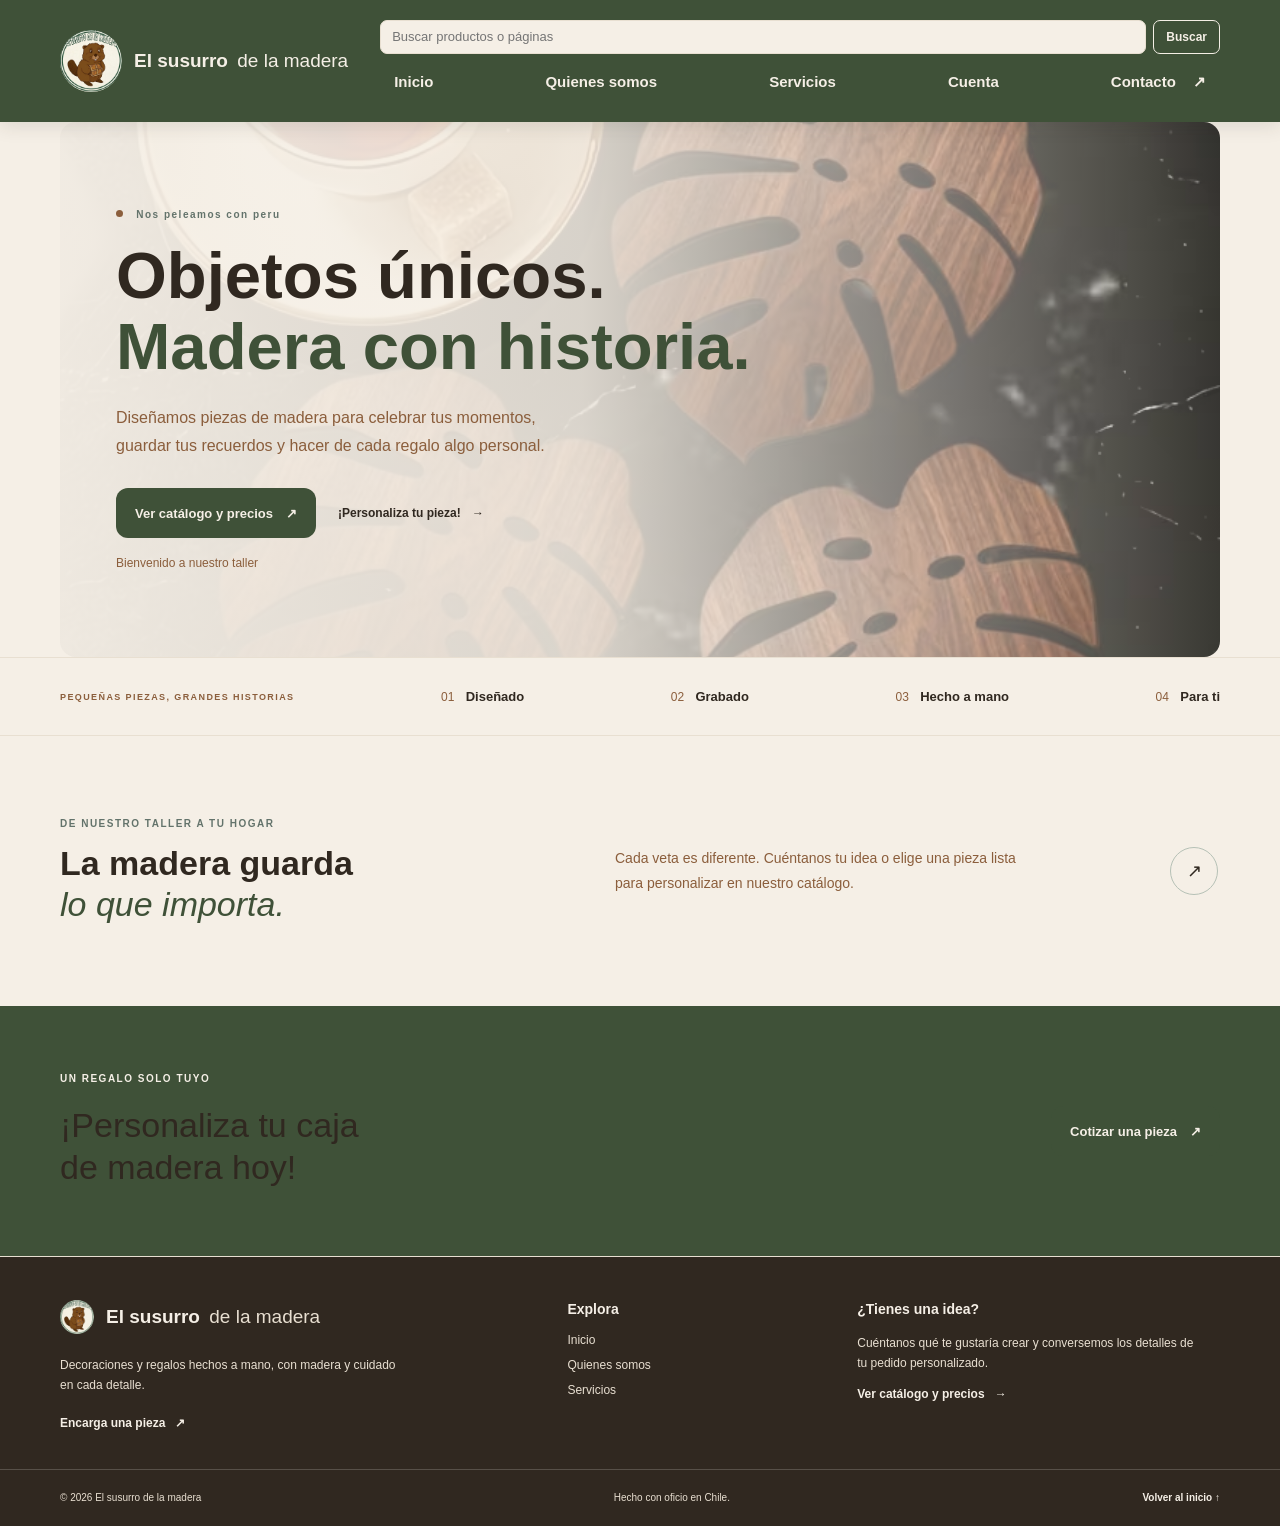
<file: index.html>
<!DOCTYPE html>
<html lang="es">
<head>
    <meta charset="UTF-8">
    <meta name="viewport" content="width=device-width, initial-scale=1.0">
    <meta name="author" content="Equipo El susurro de la madera">
    <meta name="description" content="Descubre decoraciones y regalos de madera hechos a mano, personalizados en nuestro taller en Chile.">
    <meta name="keywords" content="decoraciones de madera, cajas de madera personalizadas, llaveros grabados, artesanía en madera chile">
    <title>El susurro de la madera | Madera con historia</title>
    <link rel="icon" type="image/png" sizes="256x256" href="./Image/Logo-redondeado.png?v=2">
    <link rel="stylesheet" href="CSS/style.css">
    <script src="JS/scripts.js" defer></script>
</head>
<body data-page="home">
    <header class="site-header">
        <a class="brand" href="index.html" aria-label="El susurro de la madera, inicio"><img class="brand-mark" src="Image/Logo.png" alt="" aria-hidden="true"><span>El susurro<span class="brand-light"> de la madera</span></span></a>
        <button class="menu-toggle" type="button" aria-label="Abrir menú" aria-expanded="false" aria-controls="site-nav"><span></span><span></span></button>
        <nav class="site-nav" id="site-nav" aria-label="Navegación principal">
            <a class="nav-link active" href="index.html" aria-current="page">Inicio</a><a class="nav-link" href="nosotros.html">Quienes somos</a><a class="nav-link" href="servicios.html">Servicios</a><div class="nav-login-wrap"><button class="nav-link nav-login-toggle" id="account-menu-toggle" type="button" aria-expanded="false" aria-controls="account-menu">Cuenta</button><div class="account-menu" id="account-menu" hidden><p class="account-menu-status" id="account-menu-status" role="status">No has iniciado sesión.</p><div class="account-menu-cart" id="account-menu-cart" hidden><p class="account-menu-user" id="account-menu-user"></p><h2>Carrito</h2><ul id="account-menu-items"></ul><p class="account-menu-empty" id="account-menu-empty">No tienes productos en el carrito.</p><p class="account-menu-total"><span>Total</span><strong id="account-menu-total"></strong></p></div><a class="account-menu-action" id="account-menu-login" href="login.html">Iniciar sesión</a><button class="account-menu-action" id="account-menu-logout" type="button" hidden>Cerrar sesión</button></div></div><a class="nav-contact" href="contacto.html">Contacto <span aria-hidden="true">↗</span></a>
        </nav>
    </header>
    <main>
        <section class="home-hero page-wrap">
            <div class="hero-copy">
                <p class="eyebrow"><span class="eyebrow-dot"></span> Nos peleamos con peru </p>
                <h1>Objetos únicos.<br><span>Madera con historia.</span></h1>
                <p class="hero-intro">Diseñamos piezas de madera para celebrar tus momentos, guardar tus recuerdos y hacer de cada regalo algo personal.</p>
                <div class="hero-actions"><a class="button button-dark" href="servicios.html">Ver catálogo y precios <span aria-hidden="true">↗</span></a><a class="text-link" href="contacto.html">¡Personaliza tu pieza! <span aria-hidden="true">→</span></a></div>
                <p class="status-line" id="home-status" aria-live="polite">Bienvenido a nuestro taller</p>
            </div>
        </section>
        <div class="order-alert" id="order-alert" role="status" aria-live="polite" hidden></div>
        <section class="proof-strip"><div class="page-wrap proof-inner"><p>PEQUEÑAS PIEZAS, GRANDES HISTORIAS</p><span>01 <b>Diseñado</b></span><span>02 <b>Grabado</b></span><span>03 <b>Hecho a mano</b></span><span>04 <b>Para ti</b></span></div></section>
        <section class="home-next page-wrap"><div><p class="eyebrow">DE NUESTRO TALLER A TU HOGAR</p><h2>La madera guarda<br><em>lo que importa.</em></h2></div><p>Cada veta es diferente. Cuéntanos tu idea o elige una pieza lista para personalizar en nuestro catálogo.</p><a class="circle-link" href="servicios.html" aria-label="Explorar el catálogo">↗</a></section>
        <section class="callout-band"><div class="page-wrap callout-inner"><div><p class="eyebrow">UN REGALO SOLO TUYO</p><h2>¡Personaliza tu caja<br>de madera hoy!</h2></div><a class="button button-light" href="contacto.html">Cotizar una pieza <span aria-hidden="true">↗</span></a></div></section>
    </main>
    <footer class="site-footer">
        <div class="footer-main page-wrap">
            <div class="footer-brand-block"><a class="brand brand-footer" href="index.html" aria-label="El susurro de la madera, inicio"><img class="brand-mark" src="Image/Logo.png" alt="" aria-hidden="true"><span>El susurro<span class="brand-light"> de la madera</span></span></a><p>Decoraciones y regalos hechos a mano, con madera y cuidado en cada detalle.</p><a class="footer-cta" href="contacto.html">Encarga una pieza <span aria-hidden="true">↗</span></a></div>
            <nav class="footer-links" aria-label="Enlaces del pie de página"><h2>Explora</h2><a href="index.html">Inicio</a><a href="nosotros.html">Quienes somos</a><a href="servicios.html">Servicios</a></nav>
            <div class="footer-invite"><h2>¿Tienes una idea?</h2><p>Cuéntanos qué te gustaría crear y conversemos los detalles de tu pedido personalizado.</p><a href="servicios.html">Ver catálogo y precios <span aria-hidden="true">→</span></a></div>
        </div>
        <div class="footer-bottom"><div class="page-wrap"><p>© 2026 El susurro de la madera</p><p>Hecho con oficio en Chile.</p><a href="index.html">Volver al inicio ↑</a></div></div>
    </footer>
</body>
</html>
</file>
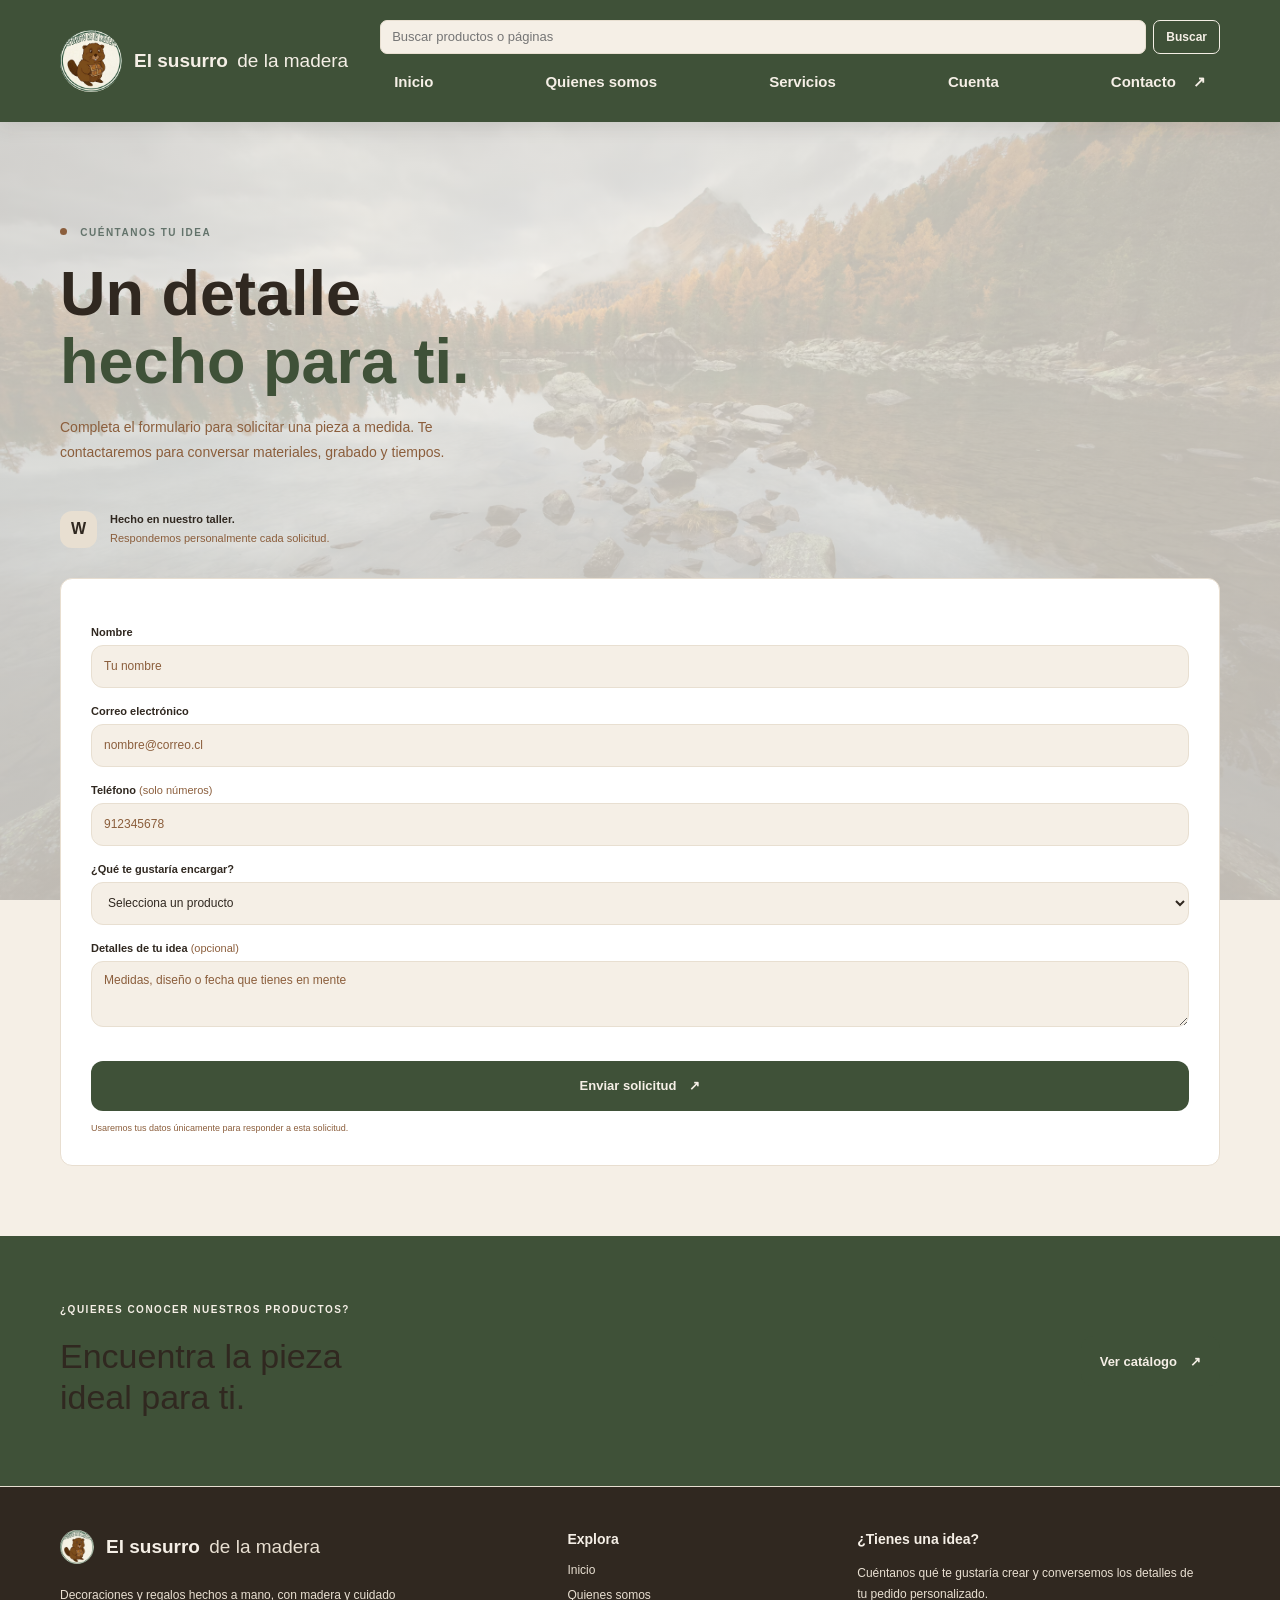
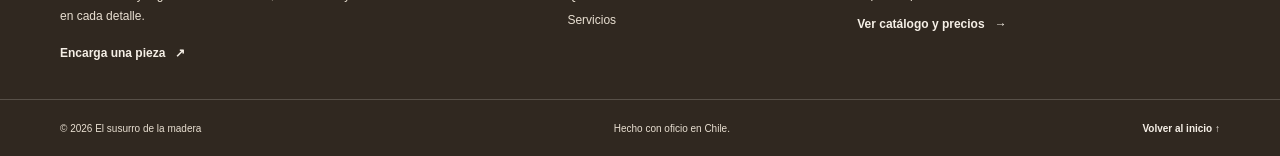
<file: contacto.html>
<!DOCTYPE html>
<html lang="es">
<head>
    <meta charset="UTF-8">
    <meta name="viewport" content="width=device-width, initial-scale=1.0">
    <meta name="author" content="Equipo El susurro de la madera">
    <meta name="description" content="Contacta a El susurro de la madera para encargar regalos, cajas y decoraciones de madera personalizadas.">
    <meta name="keywords" content="decoraciones de madera, cajas de madera personalizadas, llaveros grabados, artesanía en madera chile">
    <title>Pedidos y contacto | El susurro de la madera</title>
    <link rel="icon" type="image/png" sizes="256x256" href="./Image/Logo-redondeado.png?v=2">
    <link rel="stylesheet" href="CSS/style.css">
    <script src="JS/scripts.js" defer></script>
</head>
<body data-page="contact">
    <header class="site-header">
        <a class="brand" href="index.html" aria-label="El susurro de la madera, inicio"><img class="brand-mark" src="Image/Logo.png" alt="" aria-hidden="true"><span>El susurro<span class="brand-light"> de la madera</span></span></a>
        <button class="menu-toggle" type="button" aria-label="Abrir menú" aria-expanded="false" aria-controls="site-nav"><span></span><span></span></button>
        <nav class="site-nav" id="site-nav" aria-label="Navegación principal"><a class="nav-link" href="index.html">Inicio</a><a class="nav-link" href="nosotros.html">Quienes somos</a><a class="nav-link" href="servicios.html">Servicios</a><div class="nav-login-wrap"><button class="nav-link nav-login-toggle" id="account-menu-toggle" type="button" aria-expanded="false" aria-controls="account-menu">Cuenta</button><div class="account-menu" id="account-menu" hidden>        <p class="account-menu-status" id="account-menu-status" role="status">No has iniciado sesión.</p><div class="account-menu-cart" id="account-menu-cart" hidden><p class="account-menu-user" id="account-menu-user"></p><h2>Carrito</h2><ul id="account-menu-items"></ul><p class="account-menu-empty" id="account-menu-empty">No tienes productos en el carrito.</p><p class="account-menu-total"><span>Total</span><strong id="account-menu-total"></strong></p></div><a class="account-menu-action" id="account-menu-login" href="login.html">Iniciar sesión</a><button class="account-menu-action" id="account-menu-logout" type="button" hidden>Cerrar sesión</button></div></div><a class="nav-contact active" href="contacto.html" aria-current="page">Contacto <span aria-hidden="true">↗</span></a></nav>
    </header>
    <main>
        <section class="contact-layout page-wrap">
            <div class="contact-copy"><p class="eyebrow"><span class="eyebrow-dot"></span> CUÉNTANOS TU IDEA</p><h1>Un detalle<br><span>hecho para ti.</span></h1><p>Completa el formulario para solicitar una pieza a medida. Te contactaremos para conversar materiales, grabado y tiempos.</p><div class="contact-aside"><span class="aside-mark">W</span><p><strong>Hecho en nuestro taller.</strong><br>Respondemos personalmente cada solicitud.</p></div></div>
        </section>
        <section class="admin-section page-wrap" id="admin-section">
            <form class="contact-form" id="contact-form" novalidate>
                <label for="name">Nombre</label><input id="name" name="name" type="text" autocomplete="name" placeholder="Tu nombre" required>
                <label for="email">Correo electrónico</label><input id="email" name="email" type="email" autocomplete="email" placeholder="nombre@correo.cl" required>
                <label for="phone">Teléfono <span>(solo números)</span></label><input id="phone" name="phone" type="tel" inputmode="numeric" autocomplete="tel" placeholder="912345678" required>
                <label for="goal">¿Qué te gustaría encargar?</label><select id="goal" name="goal" required><option value="" disabled selected>Selecciona un producto</option><option>Caja de recuerdos</option><option>Llavero grabado</option><option>Portavasos de oja</option><option>Adorno de mariquitas</option><option>Otro proyecto</option></select>
                <label for="message">Detalles de tu idea <span>(opcional)</span></label><textarea id="message" name="message" rows="3" placeholder="Medidas, diseño o fecha que tienes en mente"></textarea>
                <p class="form-error" id="form-error" role="alert" aria-live="assertive"></p>
                <button class="button button-dark form-submit" type="submit">Enviar solicitud <span aria-hidden="true">↗</span></button>
                <p class="form-feedback" id="form-feedback" role="status" aria-live="polite"></p>
                <small class="privacy-note">Usaremos tus datos únicamente para responder a esta solicitud.</small>
            </form>
            <section class="admin-panel" id="admin-panel" hidden>
                <div class="admin-heading"><div><p class="eyebrow">GESTIÓN DEL TALLER</p><h2>Pedidos y solicitudes</h2></div><button class="button button-outline" id="admin-logout" type="button">Cerrar sesión</button></div>
                <div class="table-scroll"><table class="orders-table"><thead><tr><th>Fecha</th><th>Cliente</th><th>Detalle</th><th>Total</th><th>Estado</th><th>Acción</th></tr></thead><tbody id="orders-body"></tbody></table></div>
                <p class="admin-empty" id="admin-empty">Todavía no hay pedidos guardados.</p>
                <section class="admin-users" aria-labelledby="admin-users-title">
                    <h2 id="admin-users-title">Usuarios registrados</h2>
                    <div class="table-scroll"><table class="orders-table"><thead><tr><th>Nombre</th><th>Usuario</th><th>Correo electrónico</th><th>Acción</th></tr></thead><tbody id="users-body"></tbody></table></div>
                    <p class="admin-empty" id="users-empty">Todavía no hay usuarios registrados.</p>
                    <form class="admin-message-form" id="admin-message-form">
                        <h3>Enviar notificación</h3>
                        <label for="admin-message-recipient">Destinatario</label>
                        <select id="admin-message-recipient" name="recipient" required>
                            <option value="all">Todos los usuarios</option>
                        </select>
                        <label for="admin-message-type">Tipo de mensaje</label>
                        <select id="admin-message-type" name="type" required>
                            <option value="admin">Mensaje del administrador</option>
                            <option value="promotion">Promoción</option>
                        </select>
                        <label for="admin-message-content">Mensaje</label>
                        <textarea id="admin-message-content" name="message" rows="3" maxlength="500" required placeholder="Escribe el mensaje que aparecerá en la bandeja del usuario"></textarea>
                        <button class="button button-dark" type="submit">Enviar notificación</button>
                        <p class="form-feedback" id="admin-message-feedback" role="status" aria-live="polite"></p>
                    </form>
                </section>
            </section>
        </section>
        <section class="callout-band"><div class="page-wrap callout-inner"><div><p class="eyebrow">¿QUIERES CONOCER NUESTROS PRODUCTOS?</p><h2>Encuentra la pieza<br>ideal para ti.</h2></div><a class="button button-light" href="servicios.html">Ver catálogo <span aria-hidden="true">↗</span></a></div></section>
    </main>
    <footer class="site-footer">
        <div class="footer-main page-wrap">
            <div class="footer-brand-block"><a class="brand brand-footer" href="index.html" aria-label="El susurro de la madera, inicio"><img class="brand-mark" src="Image/Logo.png" alt="" aria-hidden="true"><span>El susurro<span class="brand-light"> de la madera</span></span></a><p>Decoraciones y regalos hechos a mano, con madera y cuidado en cada detalle.</p><a class="footer-cta" href="contacto.html">Encarga una pieza <span aria-hidden="true">↗</span></a></div>
            <nav class="footer-links" aria-label="Enlaces del pie de página"><h2>Explora</h2><a href="index.html">Inicio</a><a href="nosotros.html">Quienes somos</a><a href="servicios.html">Servicios</a></nav>
            <div class="footer-invite"><h2>¿Tienes una idea?</h2><p>Cuéntanos qué te gustaría crear y conversemos los detalles de tu pedido personalizado.</p><a href="servicios.html">Ver catálogo y precios <span aria-hidden="true">→</span></a></div>
        </div>
        <div class="footer-bottom"><div class="page-wrap"><p>© 2026 El susurro de la madera</p><p>Hecho con oficio en Chile.</p><a href="index.html">Volver al inicio ↑</a></div></div>
    </footer>
</body>
</html>
</file>
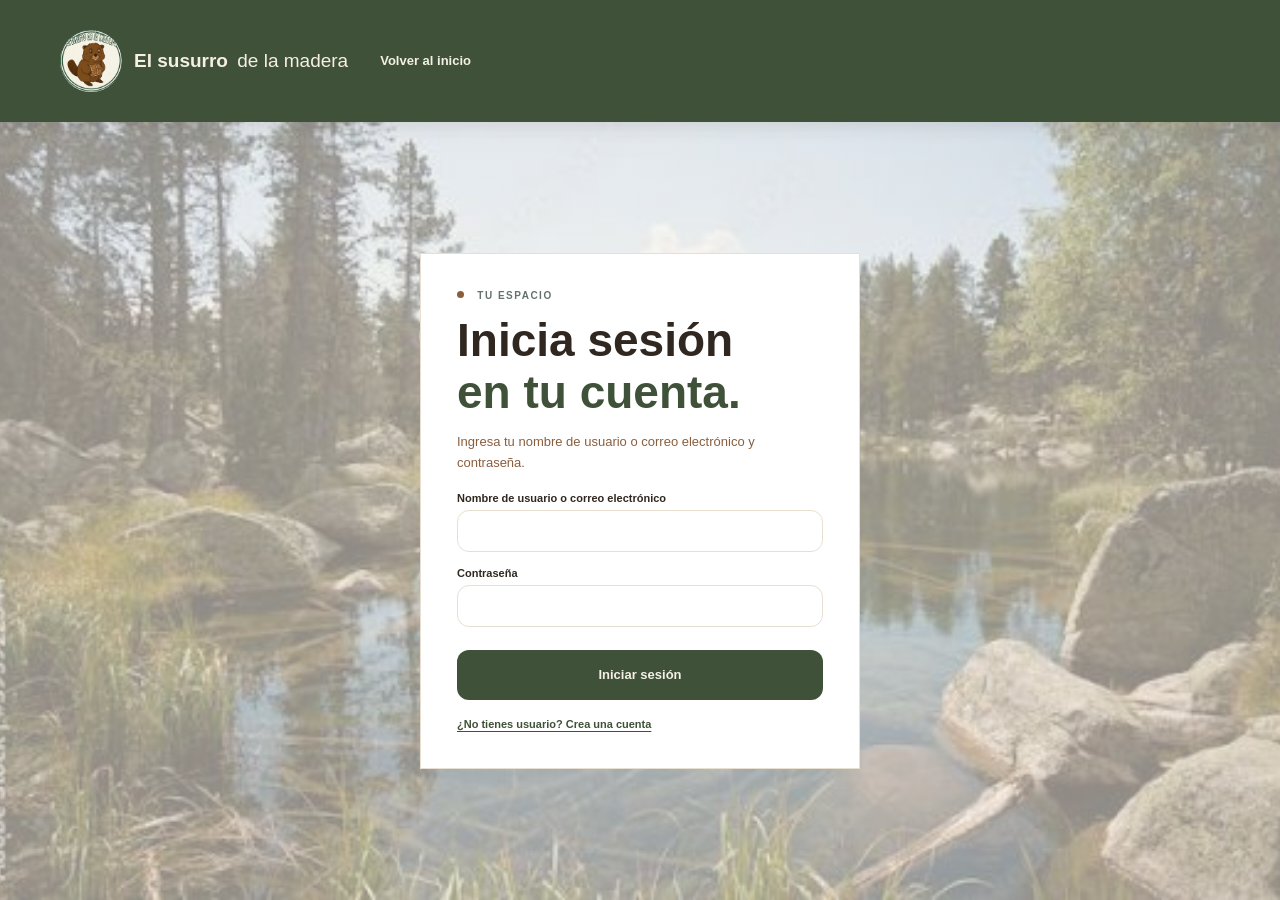
<file: login.html>
<!DOCTYPE html>
<html lang="es">
<head>
    <meta charset="UTF-8">
    <meta name="viewport" content="width=device-width, initial-scale=1.0">
    <meta name="author" content="Equipo El susurro de la madera">
    <meta name="description" content="Inicia sesión o crea una cuenta en El susurro de la madera.">
    <title>Iniciar sesión | El susurro de la madera</title>
    <link rel="icon" type="image/png" sizes="256x256" href="./Image/Logo-redondeado.png?v=2">
    <link rel="stylesheet" href="CSS/style.css">
    <script src="JS/scripts.js" defer></script>
</head>
<body class="login-page" data-page="login">
    <header class="site-header login-header">
        <a class="brand" href="index.html" aria-label="El susurro de la madera, inicio"><img class="brand-mark" src="Image/Logo.png" alt="" aria-hidden="true"><span>El susurro<span class="brand-light"> de la madera</span></span></a>
        <a class="login-back" href="index.html">Volver al inicio</a>
    </header>
    <main class="login-main">
        <section class="login-card" aria-labelledby="login-title">
            <div id="login-success" class="login-success" role="status" aria-live="assertive" hidden>
                <span class="login-success-icon" aria-hidden="true">✓</span>
                <p class="login-success-eyebrow">TODO LISTO</p>
                <h1 id="login-success-title">Sesión iniciada con éxito</h1>
                <p class="login-success-note">Te llevaremos a la página principal en un instante.</p>
            </div>
            <p class="eyebrow"><span class="eyebrow-dot"></span> TU ESPACIO</p>
            <h1 id="login-title">Inicia sesión<br><span>en tu cuenta.</span></h1>
            <p class="login-intro">Ingresa tu nombre de usuario o correo electrónico y contraseña.</p>
            <form id="login-form" class="login-form" novalidate>
                <label for="admin-user">Nombre de usuario o correo electrónico</label>
                <input id="admin-user" name="username" autocomplete="username" required>
                <label for="admin-password">Contraseña</label>
                <input id="admin-password" name="password" type="password" autocomplete="current-password" required>
                <p class="form-error" id="login-error" role="alert" aria-live="assertive"></p>
                <button class="button button-dark" type="submit">Iniciar sesión</button>
            </form>
            <a class="account-switch" href="#account-form" id="account-create-link">¿No tienes usuario? Crea una cuenta</a>
            <form id="account-form" class="login-form account-form" novalidate hidden>
                <label for="account-name">Nombre</label>
                <input id="account-name" name="name" autocomplete="name" required>
                <label for="account-username">Nombre de usuario</label>
                <input id="account-username" name="username" autocomplete="username" required>
                <label for="account-email">Correo electrónico</label>
                <input id="account-email" name="email" type="email" autocomplete="email" required>
                <label for="account-password">Contraseña (mínimo 8 caracteres)</label>
                <input id="account-password" name="password" type="password" autocomplete="new-password" minlength="8" required>
                <label for="account-password-confirm">Repite la contraseña</label>
                <input id="account-password-confirm" name="password-confirm" type="password" autocomplete="new-password" minlength="8" required>
                <p class="form-error" id="account-error" role="alert" aria-live="assertive"></p>
                <button class="button button-dark" type="submit">Crear cuenta</button>
                <a class="account-switch" href="#login-form" id="account-login-link">Volver al inicio de sesión</a>
            </form>
            <p class="form-feedback" id="account-feedback" role="status" aria-live="polite"></p>
            <div class="login-form account-session" id="account-session" hidden>
                <p id="account-session-message" role="status"></p>
                <a class="button button-outline" id="admin-session-link" href="contacto.html" hidden>Ir a administración</a>
                <button class="button button-outline" id="account-session-logout" type="button">Cerrar sesión</button>
            </div>
        </section>
    </main>
</body>
</html>
</file>
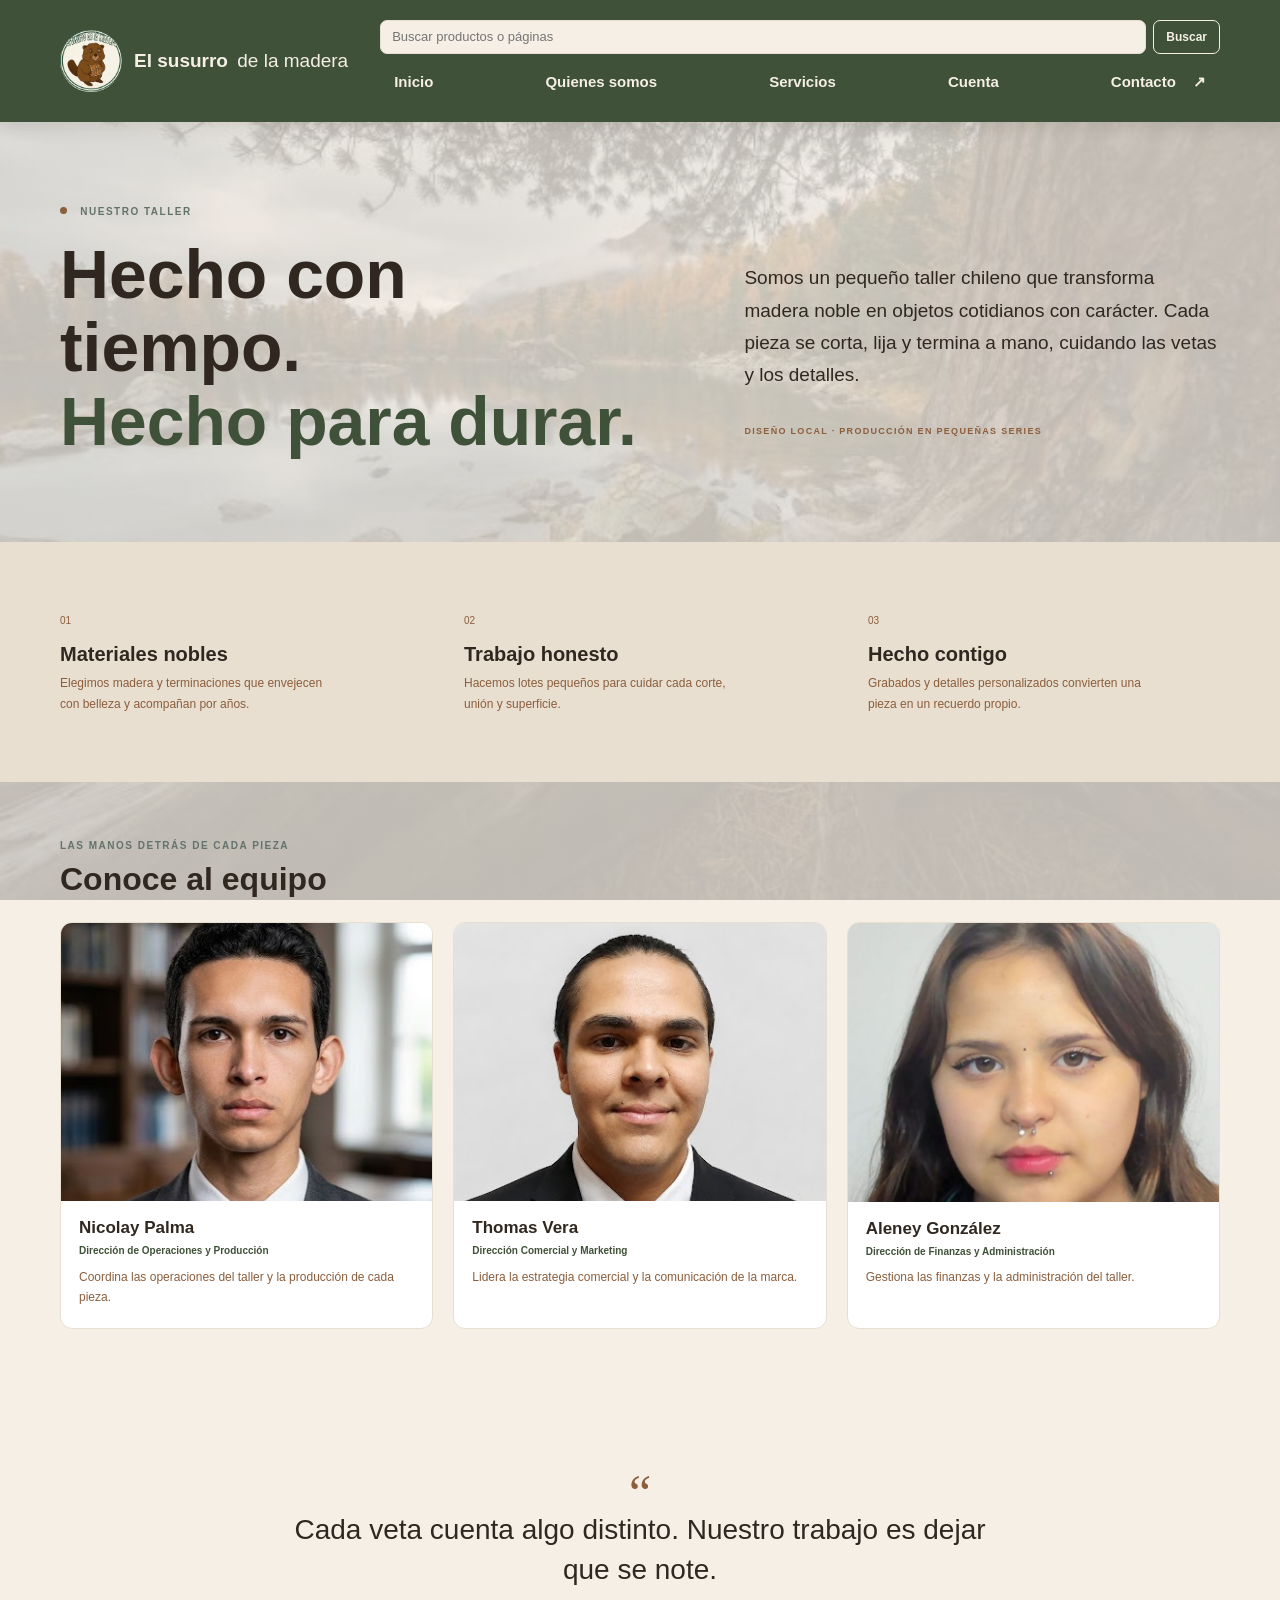
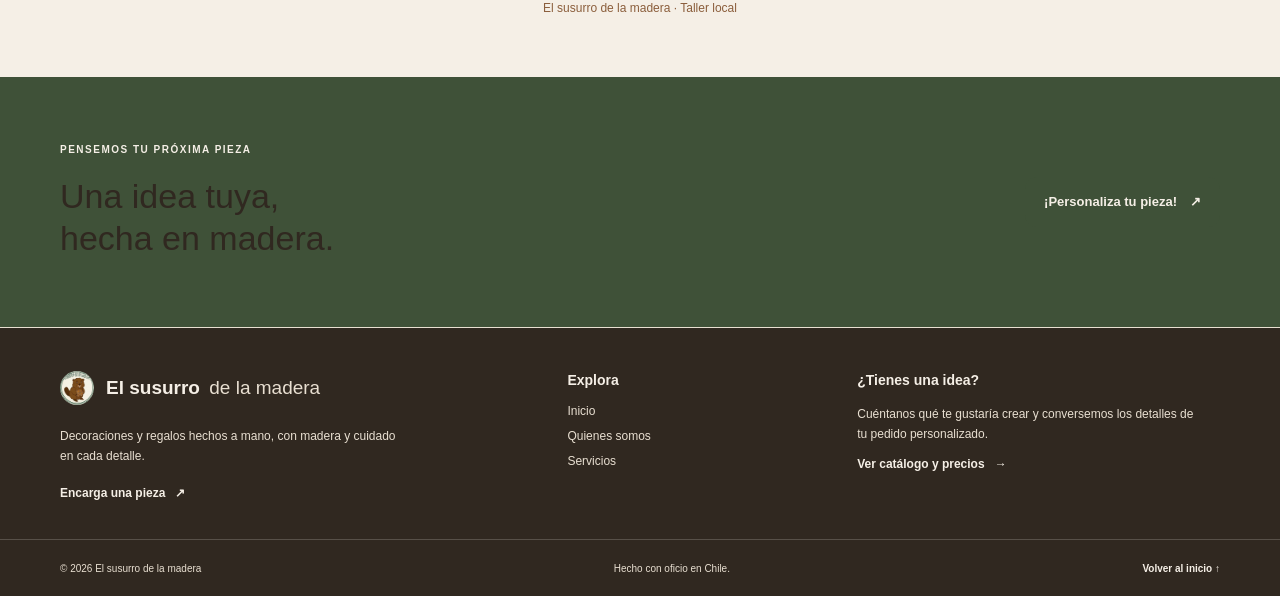
<file: nosotros.html>
<!DOCTYPE html>
<html lang="es">
<head>
	<meta charset="UTF-8">
	<meta name="viewport" content="width=device-width, initial-scale=1.0">
	<meta name="author" content="Equipo El susurro de la madera">
	<meta name="description" content="Conoce el taller y a las personas que crean decoraciones y artesanías de madera en El susurro de la madera.">
	<meta name="keywords" content="decoraciones de madera, cajas de madera personalizadas, llaveros grabados, artesanía en madera chile">
	<title>Nuestro taller | El susurro de la madera</title>
	<link rel="icon" type="image/png" sizes="256x256" href="./Image/Logo-redondeado.png?v=2">
	<link rel="stylesheet" href="CSS/style.css">
	<script src="JS/scripts.js" defer></script>
</head>
<body data-page="about">
	<header class="site-header">
		<a class="brand" href="index.html" aria-label="El susurro de la madera, inicio"><img class="brand-mark" src="Image/Logo.png" alt="" aria-hidden="true"><span>El susurro<span class="brand-light"> de la madera</span></span></a>
		<button class="menu-toggle" type="button" aria-label="Abrir menú" aria-expanded="false" aria-controls="site-nav"><span></span><span></span></button>
		<nav class="site-nav" id="site-nav" aria-label="Navegación principal"><a class="nav-link" href="index.html">Inicio</a><a class="nav-link active" href="nosotros.html" aria-current="page">Quienes somos</a><a class="nav-link" href="servicios.html">Servicios</a><div class="nav-login-wrap"><button class="nav-link nav-login-toggle" id="account-menu-toggle" type="button" aria-expanded="false" aria-controls="account-menu">Cuenta</button><div class="account-menu" id="account-menu" hidden>		<p class="account-menu-status" id="account-menu-status" role="status">No has iniciado sesión.</p><div class="account-menu-cart" id="account-menu-cart" hidden><p class="account-menu-user" id="account-menu-user"></p><h2>Carrito</h2><ul id="account-menu-items"></ul><p class="account-menu-empty" id="account-menu-empty">No tienes productos en el carrito.</p><p class="account-menu-total"><span>Total</span><strong id="account-menu-total"></strong></p></div><a class="account-menu-action" id="account-menu-login" href="login.html">Iniciar sesión</a><button class="account-menu-action" id="account-menu-logout" type="button" hidden>Cerrar sesión</button></div></div><a class="nav-contact" href="contacto.html">Contacto <span aria-hidden="true">↗</span></a></nav>
	</header>
	<main>
		<section class="about-hero page-wrap"><div><p class="eyebrow"><span class="eyebrow-dot"></span> NUESTRO TALLER</p><h1>Hecho con tiempo.<br><span>Hecho para durar.</span></h1></div><div class="about-intro"><p>Somos un pequeño taller chileno que transforma madera noble en objetos cotidianos con carácter. Cada pieza se corta, lija y termina a mano, cuidando las vetas y los detalles.</p><span>DISEÑO LOCAL · PRODUCCIÓN EN PEQUEÑAS SERIES</span></div></section>
		<section class="values-band"><div class="page-wrap values-grid"><div><span class="value-mark">01</span><h2>Materiales nobles</h2><p>Elegimos madera y terminaciones que envejecen con belleza y acompañan por años.</p></div><div><span class="value-mark">02</span><h2>Trabajo honesto</h2><p>Hacemos lotes pequeños para cuidar cada corte, unión y superficie.</p></div><div><span class="value-mark">03</span><h2>Hecho contigo</h2><p>Grabados y detalles personalizados convierten una pieza en un recuerdo propio.</p></div></div></section>
		<section class="team-section page-wrap"><div class="section-intro"><p class="eyebrow">LAS MANOS DETRÁS DE CADA PIEZA</p><h2>Conoce al equipo</h2></div><div class="team-grid" id="team-grid" aria-live="polite"></div></section>
		<section class="about-quote page-wrap"><span class="quote-mark">“</span><blockquote>Cada veta cuenta algo distinto. Nuestro trabajo es dejar que se note.</blockquote><p>El susurro de la madera · Taller local</p></section>
		<section class="callout-band"><div class="page-wrap callout-inner"><div><p class="eyebrow">PENSEMOS TU PRÓXIMA PIEZA</p><h2>Una idea tuya,<br>hecha en madera.</h2></div><a class="button button-light" href="contacto.html">¡Personaliza tu pieza! <span aria-hidden="true">↗</span></a></div></section>
	</main>
	<footer class="site-footer">
		<div class="footer-main page-wrap">
			<div class="footer-brand-block"><a class="brand brand-footer" href="index.html" aria-label="El susurro de la madera, inicio"><img class="brand-mark" src="Image/Logo.png" alt="" aria-hidden="true"><span>El susurro<span class="brand-light"> de la madera</span></span></a><p>Decoraciones y regalos hechos a mano, con madera y cuidado en cada detalle.</p><a class="footer-cta" href="contacto.html">Encarga una pieza <span aria-hidden="true">↗</span></a></div>
			<nav class="footer-links" aria-label="Enlaces del pie de página"><h2>Explora</h2><a href="index.html">Inicio</a><a href="nosotros.html">Quienes somos</a><a href="servicios.html">Servicios</a></nav>
			<div class="footer-invite"><h2>¿Tienes una idea?</h2><p>Cuéntanos qué te gustaría crear y conversemos los detalles de tu pedido personalizado.</p><a href="servicios.html">Ver catálogo y precios <span aria-hidden="true">→</span></a></div>
		</div>
		<div class="footer-bottom"><div class="page-wrap"><p>© 2026 El susurro de la madera</p><p>Hecho con oficio en Chile.</p><a href="index.html">Volver al inicio ↑</a></div></div>
	</footer>
</body>
</html>
</file>
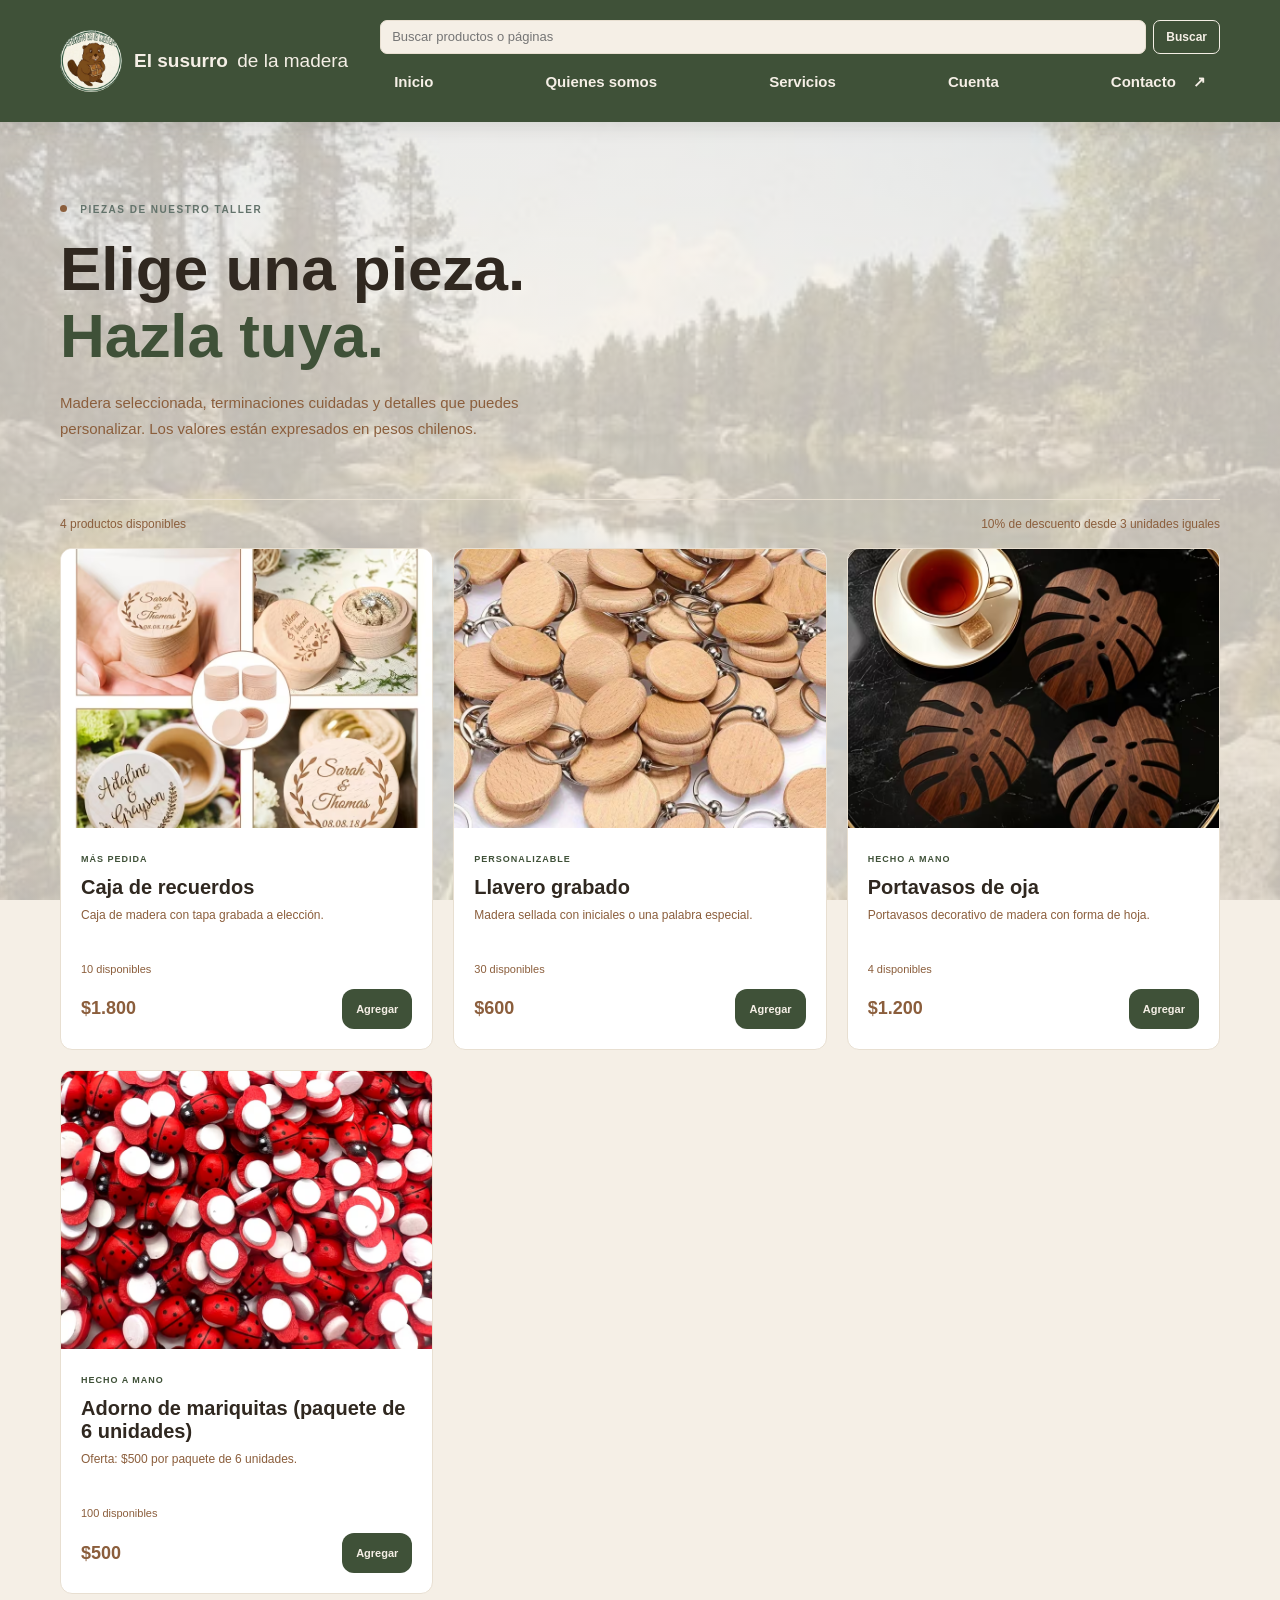
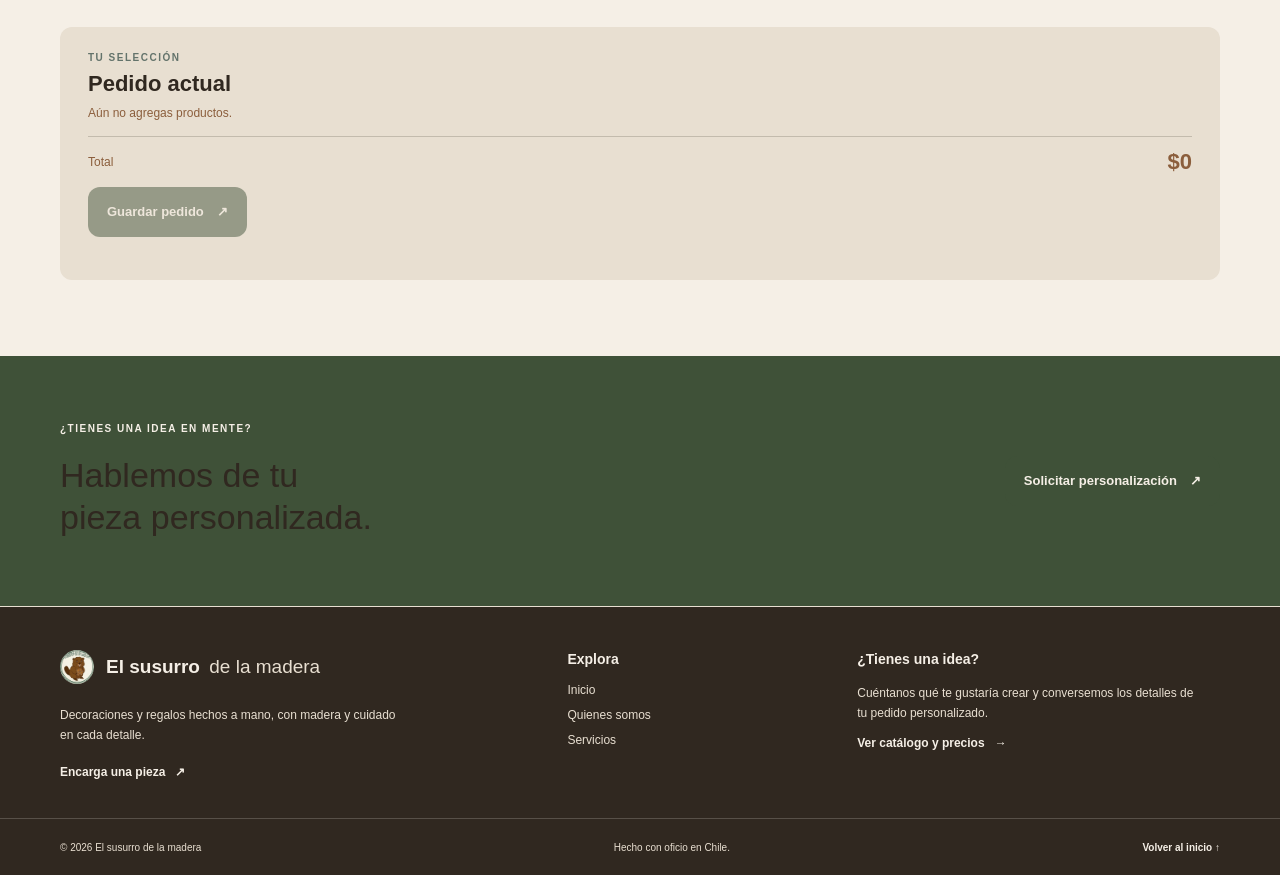
<file: servicios.html>
<!DOCTYPE html>
<html lang="es">
<head>
    <meta charset="UTF-8">
    <meta name="viewport" content="width=device-width, initial-scale=1.0">
    <meta name="author" content="Equipo El susurro de la madera">
    <meta name="description" content="Explora adornos de mariquitas, llaveros grabados, portavasos de oja y cajas de recuerdos hechos a mano en El susurro de la madera.">
    <meta name="keywords" content="adorno de mariquitas, llavero grabado, portavasos de oja, caja de recuerdos, artesanía en madera chile">
    <title>Catálogo de madera | El susurro de la madera</title>
    <link rel="icon" type="image/png" sizes="256x256" href="./Image/Logo-redondeado.png?v=2">
    <link rel="stylesheet" href="CSS/style.css">
    <script src="JS/scripts.js" defer></script>
</head>
<body data-page="catalog">
    <header class="site-header">
        <a class="brand" href="index.html" aria-label="El susurro de la madera, inicio"><img class="brand-mark" src="Image/Logo.png" alt="" aria-hidden="true"><span>El susurro<span class="brand-light"> de la madera</span></span></a>
        <button class="menu-toggle" type="button" aria-label="Abrir menú" aria-expanded="false" aria-controls="site-nav"><span></span><span></span></button>
        <nav class="site-nav" id="site-nav" aria-label="Navegación principal"><a class="nav-link" href="index.html">Inicio</a><a class="nav-link" href="nosotros.html">Quienes somos</a><a class="nav-link active" href="servicios.html" aria-current="page">Servicios</a><div class="nav-login-wrap"><button class="nav-link nav-login-toggle" id="account-menu-toggle" type="button" aria-expanded="false" aria-controls="account-menu">Cuenta</button><div class="account-menu" id="account-menu" hidden>        <p class="account-menu-status" id="account-menu-status" role="status">No has iniciado sesión.</p><div class="account-menu-cart" id="account-menu-cart" hidden><p class="account-menu-user" id="account-menu-user"></p><h2>Carrito</h2><ul id="account-menu-items"></ul><p class="account-menu-empty" id="account-menu-empty">No tienes productos en el carrito.</p><p class="account-menu-total"><span>Total</span><strong id="account-menu-total"></strong></p></div><a class="account-menu-action" id="account-menu-login" href="login.html">Iniciar sesión</a><button class="account-menu-action" id="account-menu-logout" type="button" hidden>Cerrar sesión</button></div></div><a class="nav-contact" href="contacto.html">Contacto <span aria-hidden="true">↗</span></a></nav>
    </header>
    <main>
        <section class="page-heading page-wrap"><p class="eyebrow"><span class="eyebrow-dot"></span> PIEZAS DE NUESTRO TALLER</p><h1>Elige una pieza.<br><span>Hazla tuya.</span></h1><p class="heading-intro">Madera seleccionada, terminaciones cuidadas y detalles que puedes personalizar. Los valores están expresados en pesos chilenos.</p></section>
        <section class="catalog-section page-wrap" aria-label="Catálogo de productos">
            <div class="catalog-toolbar"><p id="catalog-count" aria-live="polite"></p><p>10% de descuento desde 3 unidades iguales</p></div>
            <div class="product-grid" id="product-grid"></div>
            <section class="cart-summary" aria-labelledby="cart-title"><div><p class="eyebrow">TU SELECCIÓN</p><h2 id="cart-title">Pedido actual</h2><div class="cart-current-items" id="cart-items" aria-live="polite">Aún no agregas productos.</div><div class="cart-total"><span>Total</span><strong id="cart-total">$0</strong></div><button class="button button-dark" id="save-order" type="button" disabled>Guardar pedido <span aria-hidden="true">↗</span></button></div><p class="form-feedback" id="cart-feedback" role="status" aria-live="polite"></p></section>
        </section>
        <section class="callout-band"><div class="page-wrap callout-inner"><div><p class="eyebrow">¿TIENES UNA IDEA EN MENTE?</p><h2>Hablemos de tu<br>pieza personalizada.</h2></div><a class="button button-light" href="contacto.html">Solicitar personalización <span aria-hidden="true">↗</span></a></div></section>
    </main>
    <footer class="site-footer">
        <div class="footer-main page-wrap">
            <div class="footer-brand-block"><a class="brand brand-footer" href="index.html" aria-label="El susurro de la madera, inicio"><img class="brand-mark" src="Image/Logo.png" alt="" aria-hidden="true"><span>El susurro<span class="brand-light"> de la madera</span></span></a><p>Decoraciones y regalos hechos a mano, con madera y cuidado en cada detalle.</p><a class="footer-cta" href="contacto.html">Encarga una pieza <span aria-hidden="true">↗</span></a></div>
            <nav class="footer-links" aria-label="Enlaces del pie de página"><h2>Explora</h2><a href="index.html">Inicio</a><a href="nosotros.html">Quienes somos</a><a href="servicios.html">Servicios</a></nav>
            <div class="footer-invite"><h2>¿Tienes una idea?</h2><p>Cuéntanos qué te gustaría crear y conversemos los detalles de tu pedido personalizado.</p><a href="servicios.html">Ver catálogo y precios <span aria-hidden="true">→</span></a></div>
        </div>
        <div class="footer-bottom"><div class="page-wrap"><p>© 2026 El susurro de la madera</p><p>Hecho con oficio en Chile.</p><a href="index.html">Volver al inicio ↑</a></div></div>
    </footer>
</body>
</html>
</file>
<file: CSS/style.css>
:root {
    color-scheme: light;
    --ink: #302820;
    --muted: #8b5e3c;
    --paper: #f5efe6;
    --white: #fff;
    --green: #e8dfd1;
    --green-dark: #3f5138;
    --coral: #8b5e3c;
    --line: #e8dfd1;
    --font-body: "Segoe UI", sans-serif;
    --font-display: "Segoe UI", sans-serif;
}

* { box-sizing: border-box; }
html { scroll-behavior: smooth; }
body { margin: 0; background: var(--paper); color: var(--ink); font-family: var(--font-body); -webkit-font-smoothing: antialiased; }
a { color: inherit; text-decoration: none; }
button, input, select, textarea { font: inherit; }
.page-wrap { width: min(1160px, calc(100% - 120px)); margin-inline: auto; }
.site-header { min-height: 122px; padding: 12px max(48px, calc((100vw - 1160px) / 2)); display: grid; grid-template-columns: auto minmax(0, 1fr); align-items: center; gap: 32px; background: var(--white); border-bottom: 1px solid var(--line); box-shadow: 0 4px 18px rgba(53, 39, 31, .08); position: sticky; top: 0; z-index: 5; }
.brand { display: inline-flex; align-items: center; gap: 12px; font-family: var(--font-display); font-size: 19px; font-weight: 800; letter-spacing: 0; }
.brand-mark { width: 62px; height: 62px; display: block; flex: 0 0 auto; border-radius: 50%; object-fit: cover; }
.brand-light { margin-left: 4px; font-weight: 500; }
.site-nav { width: 100%; display: flex; flex-direction: column; align-items: flex-end; gap: 8px; }
.site-nav-links { width: 100%; display: flex; align-items: center; justify-content: space-between; gap: 20px; }
.site-nav-search { position: relative; width: 100%; display: flex; align-items: center; gap: 7px; }
.site-nav-search-input { min-width: 0; width: 100%; height: 34px; padding: 6px 11px; border: 1px solid var(--line); border-radius: 7px; background: var(--paper); color: var(--ink); font-size: 13px; }
.site-nav-search-input:focus-visible { outline: 2px solid var(--green-dark); outline-offset: 2px; }
.site-nav-search-button { min-height: 34px; padding: 0 12px; border: 0; border-radius: 7px; background: var(--ink); color: var(--white); cursor: pointer; font-size: 12px; font-weight: 700; }
.site-nav-search-button:hover { background: var(--green-dark); }
.site-nav-notifications-toggle { position: relative; display: grid; place-items: center; flex: 0 0 36px; width: 36px; height: 34px; padding: 0; border: 1px solid var(--line); border-radius: 7px; background: var(--paper); color: var(--ink); cursor: pointer; }
.site-nav-notifications-toggle:hover { border-color: var(--green-dark); color: var(--green-dark); }
.site-nav-notifications-toggle:focus-visible { outline: 2px solid var(--green-dark); outline-offset: 2px; }
.site-nav-notifications { position: absolute; z-index: 21; top: calc(100% + 6px); right: 0; width: min(360px, calc(100vw - 32px)); padding: 15px; border: 1px solid var(--line); border-radius: 10px; background: var(--white); box-shadow: 0 12px 28px rgba(53, 39, 31, .16); }
.site-nav-notifications h2 { margin: 0 0 10px; font-size: 15px; }
.site-nav-notifications .account-menu-notifications { max-height: 270px; }
.site-nav-notifications .account-menu-notifications li { background: var(--paper); }
.site-nav-search-suggestions { position: absolute; z-index: 20; top: calc(100% + 6px); left: 0; right: 0; max-height: 270px; overflow-y: auto; padding: 7px; border: 1px solid var(--line); border-radius: 9px; background: var(--white); box-shadow: 0 12px 28px rgba(53, 39, 31, .16); }
.site-nav-search-heading { padding: 5px 8px 7px; margin: 0; color: var(--muted); font-size: 10px; font-weight: 800; letter-spacing: .8px; text-transform: uppercase; }
.site-nav-search-option { width: 100%; display: block; padding: 9px 8px; border: 0; border-radius: 6px; background: transparent; color: var(--ink); cursor: pointer; font-size: 13px; text-align: left; }
.site-nav-search-option:hover, .site-nav-search-option:focus-visible { outline: none; background: var(--paper); color: var(--green-dark); }
.site-nav-search-empty { padding: 7px 8px; margin: 0; color: var(--muted); font-size: 12px; }
.site-nav-search-feedback { margin: 0; color: var(--muted); font-size: 12px; }
.nav-link { color: #65726d; font-size: 15px; font-weight: 600; transition: color .2s ease; }
.nav-link:hover, .nav-link.active { color: var(--ink); }
.nav-login-toggle { padding: 0; border: 0; background: transparent; cursor: pointer; }
.nav-login-wrap { position: relative; }
.account-menu { position: absolute; z-index: 8; top: calc(100% + 12px); right: 0; width: min(340px, calc(100vw - 32px)); padding: 17px; border: 1px solid var(--line); border-radius: 12px; background: var(--white); box-shadow: 0 12px 28px rgba(53, 39, 31, .14); }
.account-menu-status { margin: 0 0 12px; color: var(--muted); font-size: 12px; line-height: 1.5; }
.account-menu-cart { padding-top: 12px; margin-bottom: 14px; border-top: 1px solid var(--line); }
.account-menu-user-header { display: flex; align-items: flex-start; justify-content: space-between; gap: 12px; }
.account-menu-user { margin: 0 0 3px; font-size: 12px; font-weight: 800; letter-spacing: 1px; }
.account-menu-email { margin: 0 0 16px; padding-right: 42px; color: var(--muted); font-size: 11px; overflow-wrap: anywhere; }
.account-menu-notifications-toggle { position: relative; display: grid; place-items: center; flex: 0 0 34px; width: 34px; height: 34px; margin: -6px -6px 0 0; padding: 0; border: 1px solid var(--line); border-radius: 50%; background: var(--paper); color: var(--ink); cursor: pointer; }
.account-menu-notifications-toggle:hover { border-color: var(--green-dark); color: var(--green-dark); }
.account-menu-notifications-toggle:focus-visible { outline: 2px solid var(--green-dark); outline-offset: 2px; }
.account-menu-bell { width: 18px; height: 18px; fill: none; stroke: currentColor; stroke-width: 1.8; stroke-linecap: round; stroke-linejoin: round; }
.account-menu-notification-count { position: absolute; top: -5px; right: -5px; min-width: 17px; height: 17px; padding: 0 4px; border: 2px solid var(--white); border-radius: 10px; background: var(--coral); color: var(--white); font-size: 9px; font-weight: 800; line-height: 13px; text-align: center; }
.account-menu-cart h2 { margin: 0 0 8px; font-size: 14px; }
.account-menu-cart ul { display: grid; gap: 5px; padding-left: 18px; margin: 0 0 10px; color: var(--muted); font-size: 12px; }
#account-menu-items { padding: 0; list-style: none; }
.account-menu-cart-item { display: flex; align-items: center; justify-content: space-between; gap: 8px; }
.account-menu-cart-item > span { min-width: 0; overflow-wrap: anywhere; font-size: 14px; font-weight: 600; }
.account-menu-cart-item-actions { display: flex; flex: 0 0 auto; gap: 5px; }
.account-menu-cart-item-actions button { min-height: 30px; padding: 5px 9px; border: 1px solid #a94f3a; border-radius: 6px; background: #b95740; color: var(--white); cursor: pointer; font-size: 11px; font-weight: 700; }
.account-menu-cart-item-actions button:hover { border-color: #853b2b; background: #963f2d; }
.account-menu-cart-item-actions button:focus-visible { outline: 2px solid var(--ink); outline-offset: 2px; }
.account-menu-empty { margin: 0 0 10px; color: var(--muted); font-size: 12px; }
.account-menu-inbox { padding: 11px; margin: 0 0 13px; border: 1px solid var(--line); border-radius: 9px; background: var(--paper); }
.account-menu-inbox h2 { margin: 0 0 8px; font-size: 14px; }
.account-menu-notifications { max-height: 180px; overflow-y: auto; padding: 0; margin: 0; list-style: none; }
.account-menu-notifications li { padding: 9px 10px; border: 1px solid var(--line); border-radius: 8px; background: var(--paper); }
.account-menu-notifications li + li { margin-top: 7px; }
.account-menu-notifications strong { display: block; margin-bottom: 4px; font-size: 11px; }
.account-menu-notifications p, .account-menu-empty-inbox { margin: 0; color: var(--muted); font-size: 11px; line-height: 1.45; overflow-wrap: anywhere; }
.account-menu-total { display: flex; justify-content: space-between; padding-top: 9px; margin: 0; border-top: 1px solid var(--line); font-size: 12px; }
.account-menu-total strong { color: var(--ink); }
.account-menu-action { display: inline-block; padding: 9px 12px; border: 0; border-radius: 8px; background: var(--green-dark); color: var(--white); cursor: pointer; font-size: 11px; font-weight: 700; }
.account-menu-action:hover { background: var(--ink); color: var(--white); }
.nav-contact { padding: 13px 20px; background: var(--ink); color: white; font-size: 15px; font-weight: 600; transition: background .2s ease; }
.nav-contact:hover, .button-dark:hover { background: #355847; }
.nav-contact span, .button span { margin-left: 13px; }
.menu-toggle { display: none; }
.home-hero { min-height: 520px; display: grid; grid-template-columns: 1fr; align-items: center; padding: 72px 56px; border-radius: 16px; background: linear-gradient(90deg, rgba(245, 239, 230, .97) 0%, rgba(245, 239, 230, .88) 45%, rgba(245, 239, 230, .2) 100%), url("../Image/Porta vasos de oja.avif") center / cover no-repeat; }
.hero-copy { padding-block: 15px; }
.eyebrow { margin: 0 0 21px; color: #63736b; font-size: 10px; font-weight: 700; letter-spacing: 1.5px; }
.eyebrow-dot { display: inline-block; width: 7px; height: 7px; margin-right: 9px; border-radius: 50%; background: var(--coral); vertical-align: 1px; }
h1, h2, p { margin-top: 0; }
h1, h2 { font-family: var(--font-display); }
.hero-copy h1, .page-heading h1, .about-hero h1, .contact-copy h1 { margin: 0; font-size: clamp(48px, 5.1vw, 68px); line-height: 1.08; font-weight: 600; letter-spacing: 0; }
.hero-copy h1 span, .page-heading h1 span, .about-hero h1 span, .contact-copy h1 span { color: var(--green-dark); }
.hero-intro { max-width: 440px; margin: 22px 0 28px; color: var(--muted); font-size: 16px; line-height: 1.75; }
.hero-actions { display: flex; flex-wrap: wrap; align-items: center; gap: 22px; }
.button { min-height: 50px; display: inline-flex; align-items: center; justify-content: center; padding: 0 19px; border: 0; font-size: 13px; font-weight: 600; cursor: pointer; transition: background .2s ease, transform .2s ease; }
.button:hover { transform: translateY(-2px); }
.button-dark { background: var(--ink); color: white; }
.text-link { color: var(--ink); font-size: 12px; font-weight: 700; }
.text-link span { margin-left: 8px; }
.text-link:hover { color: var(--green-dark); }
.trust-line { display: flex; align-items: center; gap: 14px; margin-top: 45px; }
.trust-avatars { display: flex; padding-left: 4px; }
.trust-avatars span { width: 31px; height: 31px; display: grid; place-items: center; margin-left: -4px; border: 2px solid var(--paper); border-radius: 50%; background: #d5a78f; color: white; font-size: 8px; font-weight: 700; }
.trust-avatars span:nth-child(2) { background: #759180; }
.trust-avatars span:nth-child(3) { background: #d2be81; }
.trust-line p { margin: 0; color: var(--muted); font-size: 11px; line-height: 1.6; }
.trust-line strong { color: var(--ink); }
.proof-strip { border-block: 1px solid var(--line); }
.proof-inner { min-height: 77px; display: flex; align-items: center; justify-content: space-between; gap: 18px; }
.proof-inner > p { margin: 0; color: var(--muted); font-size: 9px; font-weight: 700; letter-spacing: 1.4px; }
.proof-inner > span { color: #9aa49c; font-size: 12px; }
.proof-inner b { margin-left: 8px; color: var(--ink); font-size: 13px; }
.home-next { min-height: 270px; display: grid; grid-template-columns: 1fr 1fr 50px; align-items: center; gap: 45px; }
.home-next .eyebrow { margin-bottom: 14px; }
.home-next h2 { margin: 0; font-size: 34px; line-height: 1.2; font-weight: 600; }
.home-next h2 em { color: var(--green-dark); font-weight: 500; }
.home-next > p { max-width: 415px; margin: 0; color: var(--muted); font-size: 14px; line-height: 1.8; }
.circle-link { width: 48px; height: 48px; display: grid; place-items: center; border: 1px solid #b6c1b6; border-radius: 50%; font-size: 18px; transition: background .2s ease; }
.circle-link:hover { background: var(--green); }
.site-footer { min-height: 83px; padding: 18px max(48px, calc((100vw - 1160px) / 2)); display: flex; align-items: center; justify-content: space-between; gap: 20px; border-top: 1px solid var(--line); }
.brand-footer .brand-mark { width: 28px; height: 28px; }
.site-footer > p { margin: 0; color: var(--muted); font-size: 11px; }
.site-footer > p span { margin-left: 16px; color: #99a39c; }
.site-footer > a:last-child { font-size: 11px; font-weight: 700; }
.site-footer > a:last-child span { margin-left: 7px; }
.page-heading { padding-block: 82px 57px; }
.page-heading h1 { font-size: clamp(46px, 5vw, 62px); }
.heading-intro { max-width: 510px; margin: 20px 0 0; color: var(--muted); font-size: 15px; line-height: 1.75; }
.service-list { margin-bottom: 88px; border-top: 1px solid var(--line); }
.service-row { min-height: 137px; display: grid; grid-template-columns: 80px 1fr 180px; align-items: center; gap: 22px; border-bottom: 1px solid var(--line); }
.service-number { align-self: start; padding-top: 31px; color: #a1aaa2; font-size: 12px; }
.service-row h2 { margin: 0 0 8px; font-size: 21px; font-weight: 600; }
.service-row p { max-width: 560px; margin: 0; color: var(--muted); font-size: 13px; line-height: 1.65; }
.service-tag { justify-self: end; padding: 8px 10px; border: 1px solid var(--line); color: #758078; font-size: 9px; font-weight: 700; letter-spacing: .7px; }
.callout-band { background: var(--green-dark); color: white; }
.callout-inner { min-height: 250px; display: flex; align-items: center; justify-content: space-between; gap: 30px; }
.callout-inner .eyebrow { color: #c9d8c8; }
.callout-inner h2 { margin: 0; font-size: 34px; line-height: 1.23; font-weight: 500; }
.button-light { background: var(--green); color: var(--ink); }
.button-light:hover { background: #c8e795; }
.insight-grid { display: grid; grid-template-columns: 1.15fr .85fr; gap: 23px; margin-bottom: 54px; }
.insight-feature { grid-row: span 2; background: #e7ebe1; }
.insight-art { height: 260px; position: relative; overflow: hidden; background: #d9e2d2; }
.insight-art::before { position: absolute; width: 250px; height: 250px; top: -100px; right: -30px; border: 1px solid rgba(53, 88, 71, .22); border-radius: 50%; content: ""; }
.bar-chart { position: absolute; left: 12%; right: 12%; bottom: 46px; height: 145px; display: flex; align-items: end; gap: 13px; border-bottom: 1px solid rgba(53, 88, 71, .25); }
.bar-chart i { flex: 1; height: var(--bar); background: #64836a; }
.bar-chart i:nth-child(2n) { background: #a6bd83; }
.insight-art > span { position: absolute; left: 12%; bottom: 22px; color: #617568; font-size: 9px; font-weight: 700; letter-spacing: 1.2px; }
.insight-copy { padding: 26px 30px 29px; }
.insight-copy .eyebrow { margin-bottom: 12px; font-size: 9px; }
.insight-copy h2, .insight-card h2 { max-width: 430px; margin: 0 0 12px; font-size: 22px; line-height: 1.35; font-weight: 600; }
.insight-copy > p:not(.eyebrow), .insight-card > p { margin: 0 0 19px; color: var(--muted); font-size: 12px; line-height: 1.7; }
.insight-card { min-height: 185px; position: relative; padding: 23px 24px 21px; border: 1px solid var(--line); }
.insight-index { color: #79857d; font-size: 9px; font-weight: 700; letter-spacing: 1px; }
.insight-symbol { position: absolute; top: 14px; right: 20px; color: var(--green-dark); font-size: 23px; }
.insight-symbol.coral { color: var(--coral); }
.insight-card h2 { margin-top: 17px; margin-bottom: 8px; font-size: 17px; }
.insight-card > p { margin-bottom: 13px; font-size: 11px; }
.insight-card .text-link { font-size: 11px; }
.resource-note { min-height: 87px; display: flex; align-items: center; gap: 15px; border-top: 1px solid var(--line); }
.resource-badge { width: 30px; height: 30px; display: grid; place-items: center; background: var(--green); font-size: 10px; font-weight: 800; }
.resource-note p { flex: 1; margin: 0; color: var(--muted); font-size: 11px; }
.resource-note > a { font-size: 11px; font-weight: 700; }
.resource-note > a span { margin-left: 8px; }
.about-hero { min-height: 420px; display: grid; grid-template-columns: 1fr .8fr; align-items: center; gap: 90px; }
.about-hero h1 { font-size: clamp(50px, 5.3vw, 68px); }
.about-intro { padding-top: 36px; }
.about-intro p { margin: 0 0 28px; color: #50625b; font-family: var(--font-display); font-size: 19px; line-height: 1.7; }
.about-intro > span { color: #78867d; font-size: 9px; font-weight: 700; letter-spacing: 1.3px; }
.values-band { background: #e9ede4; }
.values-grid { min-height: 240px; display: grid; grid-template-columns: repeat(3, 1fr); gap: 52px; align-items: center; }
.value-mark { color: #819382; font-size: 10px; }
.values-grid h2 { margin: 15px 0 7px; font-size: 20px; font-weight: 600; }
.values-grid p { max-width: 280px; margin: 0; color: var(--muted); font-size: 12px; line-height: 1.7; }
.about-quote { min-height: 270px; position: relative; display: flex; flex-direction: column; align-items: center; justify-content: center; text-align: center; }
.quote-mark { height: 33px; color: var(--coral); font-family: Georgia, serif; font-size: 50px; line-height: 1; }
.about-quote blockquote { max-width: 730px; margin: 9px auto 12px; font-family: var(--font-display); font-size: 28px; line-height: 1.4; font-weight: 500; }
.about-quote p { margin: 0; color: var(--muted); font-size: 12px; }
.contact-layout { display: grid; grid-template-columns: 1fr; padding-block: 76px 36px; align-items: start; }
.contact-copy { padding-top: 29px; }
.contact-copy h1 { font-size: clamp(47px, 5vw, 63px); }
.contact-copy > p:not(.eyebrow) { max-width: 425px; margin: 20px 0 0; color: var(--muted); font-size: 14px; line-height: 1.8; }
.contact-aside { display: flex; align-items: center; gap: 13px; margin-top: 45px; }
.contact-team-info { padding-bottom: 30px; }
.contact-team-card { padding: 27px 30px; border: 1px solid var(--line); border-radius: 12px; background: var(--white); }
.contact-team-card .eyebrow { margin-bottom: 8px; }
.contact-team-card h2 { margin: 0 0 20px; font-size: 21px; }
.contact-team-details { display: grid; grid-template-columns: repeat(2, minmax(0, 1fr)); gap: 18px 30px; margin: 0; }
.contact-team-details > div { min-width: 0; }
.contact-team-details dt { margin-bottom: 5px; color: var(--green-dark); font-size: 11px; font-weight: 700; }
.contact-team-details dd { margin: 0; color: var(--muted); font-size: 13px; line-height: 1.6; overflow-wrap: anywhere; }
.contact-team-details a { color: inherit; }
.contact-team-details a:hover { color: var(--green-dark); text-decoration: underline; text-underline-offset: 3px; }
.aside-mark { width: 37px; height: 37px; display: grid; place-items: center; background: var(--green); font-family: var(--font-display); font-weight: 800; }
.contact-aside p { margin: 0; color: var(--muted); font-size: 11px; line-height: 1.7; }
.contact-aside strong { color: var(--ink); }
.contact-form { padding: 30px; background: #fff; border: 1px solid #e8eae3; }
.form-heading { display: flex; align-items: center; justify-content: space-between; gap: 14px; padding-bottom: 20px; margin-bottom: 21px; border-bottom: 1px solid var(--line); }
.form-heading span { color: #7e8c82; font-size: 9px; font-weight: 700; letter-spacing: 1px; }
.form-heading p { margin: 0; font-family: var(--font-display); font-size: 15px; font-weight: 700; }
.contact-form label { display: block; margin: 17px 0 7px; font-size: 11px; font-weight: 700; }
.contact-form label span { color: #8b9790; font-weight: 400; }
.contact-form input, .contact-form select, .contact-form textarea { width: 100%; min-height: 43px; padding: 11px 12px; border: 1px solid #dfe4da; border-radius: 0; outline: none; background: #fcfcfa; color: var(--ink); font-size: 12px; }
.contact-form textarea { resize: vertical; }
.contact-form input:focus, .contact-form select:focus, .contact-form textarea:focus { border-color: var(--green-dark); box-shadow: 0 0 0 2px rgba(53, 88, 71, .12); }
.contact-form input::placeholder, .contact-form textarea::placeholder { color: #a0aaa3; }
.form-submit { width: 100%; margin-top: 20px; }
.form-feedback { min-height: 0; margin: 0; color: var(--green-dark); font-size: 12px; line-height: 1.5; }
.form-feedback:not(:empty) { margin-top: 12px; }
.privacy-note { display: block; margin-top: 11px; color: #8a958e; font-size: 9px; line-height: 1.5; }

body { background: var(--paper); }
.nav-contact, .button-dark { background: var(--green-dark); }
.nav-contact:hover, .button-dark:hover { background: #81563a; }
.hero-copy h1 span, .page-heading h1 span, .about-hero h1 span, .contact-copy h1 span { color: var(--green-dark); }
.eyebrow-dot { background: var(--coral); }
.callout-band { background: var(--green-dark); }
.button-light { background: #e2c89f; }
.button-light:hover { background: #edd9b9; }
.values-band { background: #eee4d4; }
.insight-feature { background: #eee4d4; }
.insight-art { background: #e2d3bd; }
.insight-art::before { border-color: rgba(104, 68, 49, .22); }
.bar-chart i { background: #916a4c; }
.bar-chart i:nth-child(2n) { background: #c6a77d; }
.contact-form { background: var(--white); border-color: #e8ded0; }
.contact-form input, .contact-form select, .contact-form textarea { background: #fffdf9; border-color: #e2d7c8; }
.contact-form input:focus, .contact-form select:focus, .contact-form textarea:focus { border-color: var(--green-dark); box-shadow: 0 0 0 2px rgba(104, 68, 49, .12); }
.button-outline { border: 1px solid var(--green-dark); background: transparent; color: var(--green-dark); }
.button-outline:hover { background: #eee4d4; }

.status-line { margin: 18px 0 0; color: var(--muted); font-size: 12px; }
.status-admin { color: #27764c; font-weight: 700; }
.order-alert { position: fixed; z-index: 10; right: 22px; bottom: 22px; width: min(410px, calc(100% - 40px)); padding: 16px 19px; background: #fffdf9; border-left: 4px solid var(--coral); box-shadow: 0 10px 30px rgba(53, 39, 31, .18); color: var(--ink); font-size: 13px; line-height: 1.6; }
.order-alert[hidden], [hidden] { display: none !important; }
.catalog-section { padding-bottom: 76px; }
.catalog-toolbar { display: flex; justify-content: space-between; gap: 16px; padding-block: 17px; border-top: 1px solid var(--line); color: var(--muted); font-size: 12px; }
.catalog-toolbar p { margin: 0; }
.product-grid { display: grid; grid-template-columns: repeat(3, minmax(0, 1fr)); gap: 20px; }
.product-card { min-width: 0; overflow: hidden; background: var(--white); border: 1px solid var(--line); }
.product-photo { display: block; width: 100%; aspect-ratio: 4 / 3; object-fit: cover; }
.product-copy { padding: 20px; }
.product-tag { color: var(--green-dark); font-size: 9px; font-weight: 700; letter-spacing: 1px; }
.product-copy h2 { margin: 10px 0 7px; font-size: 20px; }
.product-copy > p:not(.product-stock) { min-height: 44px; margin: 0; color: var(--muted); font-size: 12px; line-height: 1.65; }
.product-stock { margin: 13px 0 0; color: #69796b; font-size: 11px; }
.product-controls { display: flex; align-items: center; justify-content: space-between; gap: 10px; margin-top: 14px; }
.product-controls strong { font-family: var(--font-display); font-size: 18px; }
.product-controls .button { min-height: 40px; padding-inline: 14px; font-size: 11px; }
.product-quantity-picker { display: grid; grid-template-columns: 1fr 80px; align-items: center; gap: 9px; padding-top: 13px; }
.product-quantity-picker label { color: var(--muted); font-size: 12px; }
.product-quantity-picker input { width: 100%; min-height: 38px; padding: 6px 8px; border: 1px solid var(--line); border-radius: 6px; background: var(--white); color: var(--ink); }
.product-quantity-picker input:focus-visible { outline: 2px solid var(--green-dark); outline-offset: 2px; }
.product-quantity-actions { grid-column: 1 / -1; display: flex; align-items: center; gap: 10px; }
.product-quantity-actions .button { min-height: 38px; padding-inline: 12px; font-size: 11px; }
.product-quantity-cancel { padding: 8px; border: 0; background: transparent; color: var(--muted); cursor: pointer; font-size: 11px; }
.product-quantity-cancel:hover { color: var(--ink); text-decoration: underline; }
button:disabled { cursor: not-allowed; opacity: .48; transform: none; }
.cart-summary { position: relative; display: grid; grid-template-columns: 1fr; gap: 18px; margin-top: 33px; padding: 25px 28px; background: #eee4d4; }
.cart-summary .eyebrow { margin-bottom: 8px; }
.cart-summary h2 { margin: 0 0 7px; font-size: 22px; }
.cart-summary p:not(.eyebrow) { margin: 0; color: var(--muted); font-size: 12px; line-height: 1.6; }
.cart-current-items { display: grid; gap: 8px; color: var(--muted); font-size: 12px; line-height: 1.6; }
.cart-summary-item { display: flex; align-items: center; justify-content: space-between; gap: 12px; }
.cart-summary-item > span { min-width: 0; overflow-wrap: anywhere; color: var(--ink); font-size: 15px; font-weight: 600; }
.cart-total { display: flex; align-items: center; flex-wrap: wrap; justify-content: space-between; gap: 8px 14px; padding-top: 12px; margin-top: 12px; border-top: 1px solid rgba(25, 46, 43, .15); }
.cart-total > span { align-self: center; color: var(--muted); font-size: 12px; }
.cart-total strong { align-self: center; font-size: 22px; }
.cart-summary #save-order { margin-top: 12px; }
.cart-summary > .form-feedback { grid-column: 1 / -1; }
.team-section { padding-block: 58px 78px; }
.section-intro { margin-bottom: 24px; }
.section-intro .eyebrow { margin-bottom: 10px; }
.section-intro h2 { margin: 0; font-size: 32px; }
.team-grid { display: grid; grid-template-columns: repeat(3, minmax(0, 1fr)); gap: 20px; }
.team-card { overflow: hidden; background: var(--white); border: 1px solid var(--line); }
.team-photo { display: block; width: 100%; aspect-ratio: 4 / 3; object-fit: cover; object-position: center 25%; }
.team-card-copy { padding: 17px 18px 20px; }
.team-card h3 { margin: 0 0 5px; font-family: var(--font-display); font-size: 17px; }
.team-card p { margin: 0; color: var(--muted); font-size: 12px; line-height: 1.65; }
.team-card .team-role { margin-bottom: 8px; color: var(--green-dark); font-size: 10px; font-weight: 700; }
.contact-layout { padding-bottom: 30px; }
.form-error { min-height: 0; margin: 10px 0 0; color: #b42318; font-size: 12px; line-height: 1.5; }
.form-error:not(:empty) { padding: 8px 10px; background: #fff0ee; }
.admin-section { display: grid; gap: 14px; padding-bottom: 70px; }
.login-form { width: 100%; padding-top: 18px; }
.account-switch { display: inline-block; margin-top: 14px; color: var(--green-dark); font-size: 11px; font-weight: 700; text-decoration: underline; text-underline-offset: 3px; }
.account-switch:hover { color: var(--ink); }
.account-form { padding-top: 18px; }
.account-session p { margin: 0 0 14px; color: var(--muted); font-size: 12px; }
.login-form label { display: block; margin: 12px 0 6px; font-size: 11px; font-weight: 700; }
.login-form input, .finance-fields input { width: 100%; min-height: 42px; padding: 10px 12px; border: 1px solid var(--line); background: var(--white); color: var(--ink); }
.login-form .button { margin-top: 13px; }
.admin-panel { margin-top: 0; padding: 24px; background: var(--white); border: 1px solid var(--line); }
.admin-users { margin-top: 34px; }
.admin-users h2 { margin: 0 0 12px; font-family: var(--font-display); font-size: 20px; }
.admin-message-form { display: grid; gap: 9px; max-width: 620px; padding-top: 22px; margin-top: 24px; border-top: 1px solid var(--line); }
.admin-message-form h3 { margin: 0 0 4px; font-size: 17px; }
.admin-message-form label { font-size: 12px; font-weight: 700; }
.admin-message-form select, .admin-message-form textarea { width: 100%; min-height: 42px; padding: 10px 12px; border: 1px solid var(--line); border-radius: 8px; background: var(--white); color: var(--ink); }
.admin-message-form textarea { resize: vertical; }
.admin-message-form .button { justify-self: start; margin-top: 5px; }
.admin-message-form .form-feedback { color: var(--green-dark); }
.admin-heading { display: flex; align-items: center; justify-content: space-between; gap: 16px; margin-bottom: 18px; }
.admin-heading .eyebrow { margin-bottom: 7px; }
.admin-heading h2 { margin: 0; font-size: 23px; }
.table-scroll { overflow-x: auto; }
.orders-table { width: 100%; border-collapse: collapse; font-size: 12px; text-align: left; }
.orders-table th, .orders-table td { padding: 12px 10px; border-bottom: 1px solid var(--line); vertical-align: top; }
.orders-table th { color: var(--muted); font-size: 10px; letter-spacing: .4px; }
.orders-table select { max-width: 135px; padding: 7px; border: 1px solid var(--line); background: var(--white); color: var(--ink); }
.table-action { padding: 6px 8px; border: 0; background: transparent; color: #a13b2a; cursor: pointer; font-size: 11px; }
.admin-empty { margin: 18px 0 0; color: var(--muted); font-size: 12px; }
.login-page { min-height: 100vh; display: flex; flex-direction: column; }
.login-header { width: 100%; }
.login-back { color: var(--green-dark); font-size: 13px; font-weight: 700; }
.login-main { flex: 1; display: grid; place-items: center; padding: 56px 24px; }
.login-card { width: min(100%, 440px); padding: 36px; border: 1px solid var(--line); background: var(--white); }
.login-card .eyebrow { margin-bottom: 14px; }
.login-card h1 { margin: 0; font-size: clamp(34px, 5vw, 46px); line-height: 1.12; }
.login-card h1 span { color: var(--green-dark); }
.login-intro { margin: 14px 0 18px; color: var(--muted); font-size: 13px; line-height: 1.6; }
.login-card .login-form { padding-top: 0; }
.login-card .login-form input { border-color: var(--line); background: var(--white); }
.login-card .login-form label { margin-top: 15px; }
.login-card .login-form .button { width: 100%; }
.login-card > .account-switch { margin-top: 18px; }
.login-card .account-session { margin-top: 18px; }
.login-card .account-session .button { width: auto; }
.login-card .account-session .button + .button { margin-left: 8px; }
.login-success { display: grid; justify-items: center; padding: 48px 30px; text-align: center; }
.login-success-icon { width: 64px; height: 64px; display: grid; place-items: center; margin-bottom: 22px; border-radius: 50%; background: var(--green); color: var(--green-dark); font-size: 30px; font-weight: 700; }
.login-success-eyebrow { margin: 0 0 10px; color: var(--muted); font-size: 10px; font-weight: 700; letter-spacing: 1.5px; }
.login-success h1 { max-width: 520px; margin: 0; font-size: clamp(32px, 5vw, 46px); line-height: 1.12; }
.login-success-note { margin: 14px 0 0; color: var(--muted); font-size: 13px; line-height: 1.6; }
.login-successful .login-header { display: none; }
.login-successful .login-card { width: min(100%, 600px); border-radius: 16px; box-shadow: 0 18px 55px rgba(25, 46, 43, .12); }
.login-successful .login-card > :not(#login-success) { display: none; }
.login-successful .login-main { min-height: 100vh; }
.finance-layout { display: grid; grid-template-columns: repeat(2, minmax(0, 1fr)); gap: 22px; padding-bottom: 80px; }
.finance-panel { padding: 28px; background: var(--white); border: 1px solid var(--line); }
.finance-panel .eyebrow { margin-bottom: 9px; }
.finance-panel h2 { margin: 0 0 23px; font-size: 23px; }
.finance-fields { display: grid; grid-template-columns: 1fr minmax(110px, .68fr); gap: 12px 14px; align-items: center; }
.finance-fields label { color: var(--ink); font-size: 12px; font-weight: 600; }
.finance-fields label span { display: block; margin-top: 3px; color: var(--muted); font-size: 9px; font-weight: 400; }
.finance-fields input { min-width: 0; }
.finance-total { display: flex; justify-content: space-between; align-items: center; gap: 12px; padding-top: 18px; margin-top: 20px; border-top: 1px solid var(--line); }
.finance-total span { color: var(--muted); font-size: 12px; }
.finance-total strong { color: var(--green-dark); font-family: var(--font-display); font-size: 24px; }
.budget-warning { margin: 15px 0 0; padding: 12px; background: #fff1c2; color: #795b0a; font-size: 12px; line-height: 1.5; }
.ads-panel > .button { margin-top: 20px; }

.nav-contact,
.button,
.menu-toggle,
.service-tag,
.resource-badge,
.aside-mark,
.contact-form,
.contact-form input,
.contact-form select,
.contact-form textarea,
.login-form input,
.finance-fields input,
.orders-table select,
.form-error:not(:empty),
.order-alert,
.product-card,
.team-card,
.cart-summary,
.admin-panel,
.finance-panel,
.budget-warning,
.insight-feature,
.insight-card,
.insight-art {
    border-radius: 12px;
}

.product-card,
.team-card,
.insight-feature,
.insight-art {
    overflow: hidden;
}

.site-footer {
    display: block;
    min-height: 0;
    padding: 0;
    background: var(--ink);
    color: #fffdf9;
}
.footer-main {
    display: grid;
    grid-template-columns: minmax(0, 1.25fr) minmax(130px, .65fr) minmax(0, 1fr);
    gap: 54px;
    padding-block: 43px 38px;
}
.brand-footer { color: #fffdf9; }
.brand-footer .brand-mark { width: 34px; height: 34px; }
.brand-footer .brand-light { color: #d4c5b2; }
.footer-brand-block > p, .footer-invite > p { max-width: 340px; margin: 17px 0; color: #d4c5b2; font-size: 12px; line-height: 1.7; }
.footer-cta, .footer-invite > a { display: inline-flex; align-items: center; gap: 10px; color: #e2c89f; font-size: 12px; font-weight: 700; transition: color .2s ease; }
.footer-cta:hover, .footer-invite > a:hover { color: #fffdf9; }
.footer-links, .footer-invite { display: flex; align-items: flex-start; flex-direction: column; gap: 11px; }
.footer-links h2, .footer-invite h2 { margin: 1px 0 5px; color: #fffdf9; font-family: var(--font-display); font-size: 14px; font-weight: 700; }
.footer-links > a { color: #d4c5b2; font-size: 12px; transition: color .2s ease; }
.footer-links > a:hover { color: #fffdf9; }
.footer-invite > p { margin: 0 0 2px; }
.footer-bottom { border-top: 1px solid rgba(255, 253, 249, .17); }
.footer-bottom > .page-wrap { min-height: 56px; display: flex; align-items: center; justify-content: space-between; gap: 16px; }
.footer-bottom p, .footer-bottom a { margin: 0; color: #c2b3a2; font-size: 10px; }
.footer-bottom a { color: #e2c89f; font-weight: 700; }
.footer-bottom a:hover { color: #fffdf9; }

@media (min-width: 901px) {
    .product-grid, .team-grid { grid-template-columns: repeat(3, minmax(0, 1fr)); }
    .finance-layout { grid-template-columns: repeat(2, minmax(0, 1fr)); }
}

@media (max-width: 900px) {
    .page-wrap { width: min(100% - 72px, 700px); }
    .site-header { height: 72px; min-height: 0; padding: 0 28px; display: flex; flex-direction: row; justify-content: space-between; gap: 0; }
    .site-nav-links { width: 100%; align-items: stretch; flex-direction: column; gap: 0; }
    .site-nav-search { width: 100%; margin-bottom: 8px; }
    .site-nav-search-input { height: 40px; }
    .site-nav-search-button { min-height: 40px; }
    .site-nav-search-feedback { padding: 8px 2px; }
    .hero-copy h1 { font-size: 52px; }
    .hero-actions { gap: 14px; }
    .text-link { font-size: 11px; }
    .site-footer { padding-inline: 28px; }
    .product-grid, .team-grid { grid-template-columns: 1fr; }
    .finance-layout { grid-template-columns: 1fr; }
    .catalog-toolbar { flex-direction: column; gap: 7px; }
    .cart-summary { grid-template-columns: 1fr; padding: 21px; }
    .cart-total { justify-content: space-between; }
    .cart-total .button { flex-basis: 100%; }
    .admin-panel { padding: 17px 14px; }
    .admin-heading { align-items: flex-start; flex-direction: column; }
    .finance-panel { padding: 22px 18px; }
    .finance-fields { grid-template-columns: 1fr 110px; }
    .footer-main { grid-template-columns: 1fr 1fr; gap: 30px 22px; padding-block: 33px; }
    .footer-brand-block { grid-column: 1 / -1; }
    .footer-bottom > .page-wrap { min-height: 0; display: grid; grid-template-columns: 1fr auto; gap: 9px 15px; padding-block: 15px; }
    .footer-bottom p:nth-child(2) { grid-column: 1; grid-row: 2; }
    .footer-bottom a { grid-column: 2; grid-row: 1 / span 2; align-self: center; }
    .page-wrap { width: calc(100% - 52px); }
    .site-header { height: 66px; padding: 0 20px; }
    .brand { gap: 9px; font-size: 14px; }
    .brand-mark { width: 48px; height: 48px; }
    .menu-toggle { width: 42px; height: 42px; display: flex; flex-direction: column; align-items: center; justify-content: center; gap: 6px; padding: 0; border: 1px solid var(--line); background: transparent; cursor: pointer; }
    .menu-toggle span { width: 16px; height: 1.5px; background: var(--ink); transition: transform .2s ease; }
    .menu-toggle[aria-expanded="true"] span:first-child { transform: translateY(3.75px) rotate(45deg); }
    .menu-toggle[aria-expanded="true"] span:last-child { transform: translateY(-3.75px) rotate(-45deg); }
    .site-nav { position: absolute; top: 65px; left: 0; right: 0; width: auto; display: none; align-items: stretch; gap: 8px; padding: 12px 20px 18px; border-bottom: 1px solid var(--line); background: var(--white); box-shadow: 0 14px 18px rgba(25, 46, 43, .08); }
    .site-nav.is-open { display: flex; flex-direction: column; }
    .nav-login-wrap { width: 100%; }
    .nav-login-toggle { width: 100%; padding: 14px 2px; text-align: left; }
    .account-menu { position: static; width: 100%; margin: 0 0 10px; box-shadow: none; }
    .nav-link { padding: 14px 2px; border-bottom: 1px solid var(--line); font-size: 14px; }
    .nav-contact { margin-top: 13px; padding: 14px; text-align: center; }
    .home-hero { min-height: 440px; padding: 48px 28px 37px; background-position: 58% center; }
    .hero-copy { padding: 0; }
    .eyebrow { margin-bottom: 17px; font-size: 9px; }
    .hero-copy h1, .page-heading h1, .about-hero h1, .contact-copy h1 { font-size: 47px; }
    .hero-intro { max-width: 400px; margin: 17px 0 23px; font-size: 14px; }
    .hero-actions { align-items: flex-start; flex-direction: column; gap: 17px; }
    .button { min-height: 48px; }
    .trust-line { margin-top: 28px; }
    .proof-inner { min-height: 85px; display: grid; grid-template-columns: 1fr 1fr; gap: 9px 16px; padding-block: 15px; }
    .proof-inner > p { grid-column: 1 / -1; }
    .proof-inner > span { font-size: 11px; }
    .proof-inner b { font-size: 12px; }
    .home-next { min-height: auto; grid-template-columns: 1fr 45px; gap: 17px; padding-block: 44px; }
    .home-next > div { grid-column: 1 / -1; }
    .home-next h2 { font-size: 29px; }
    .home-next > p { font-size: 13px; }
    .circle-link { width: 42px; height: 42px; }
    .site-footer { min-height: 0; padding: 20px; display: grid; grid-template-columns: 1fr auto; gap: 13px; }
    .site-footer > p { grid-column: 1 / -1; grid-row: 2; font-size: 10px; }
    .site-footer > p span { margin-left: 8px; }
    .site-footer > a:last-child { font-size: 10px; }
    .page-heading { padding-block: 55px 35px; }
    .page-heading h1 { font-size: 43px; }
    .heading-intro { margin-top: 16px; font-size: 13px; }
    .service-list { margin-bottom: 54px; }
    .service-row { min-height: 0; grid-template-columns: 34px 1fr; gap: 11px; padding-block: 21px; }
    .service-number { padding-top: 3px; font-size: 10px; }
    .service-row h2 { margin-bottom: 6px; font-size: 17px; }
    .service-row p { font-size: 12px; }
    .service-tag { grid-column: 2; justify-self: start; margin-top: 2px; padding: 6px 8px; font-size: 8px; }
    .callout-inner { min-height: 0; align-items: flex-start; flex-direction: column; padding-block: 39px; gap: 22px; }
    .callout-inner h2 { font-size: 27px; }
    .insight-grid { grid-template-columns: 1fr; gap: 15px; margin-bottom: 35px; }
    .insight-feature { grid-row: auto; }
    .insight-art { height: 205px; }
    .bar-chart { height: 110px; }
    .insight-copy { padding: 20px; }
    .insight-copy h2 { font-size: 20px; }
    .insight-card { min-height: 0; padding: 19px; }
    .insight-card h2 { padding-right: 25px; }
    .resource-note { align-items: flex-start; flex-wrap: wrap; padding-block: 18px; gap: 10px; }
    .resource-note p { flex-basis: calc(100% - 45px); line-height: 1.6; }
    .resource-note > a { margin-left: 40px; }
    .about-hero { min-height: 0; grid-template-columns: 1fr; gap: 17px; padding-block: 54px 43px; }
    .about-hero h1 { font-size: 47px; }
    .about-intro { padding: 0; }
    .about-intro p { margin-bottom: 17px; font-size: 16px; }
    .about-intro > span { font-size: 8px; }
    .values-grid { min-height: 0; grid-template-columns: 1fr; gap: 25px; padding-block: 31px; }
    .values-grid h2 { margin: 8px 0 5px; font-size: 17px; }
    .values-grid p { max-width: 100%; font-size: 12px; }
    .about-quote { min-height: 225px; padding-block: 37px; }
    .about-quote blockquote { font-size: 22px; }
    .about-quote p { font-size: 11px; line-height: 1.6; }
    .contact-layout { padding-block: 48px 24px; }
    .contact-copy { padding: 0; }
    .contact-copy h1 { font-size: 46px; }
    .contact-copy > p:not(.eyebrow) { margin-top: 15px; font-size: 13px; }
    .contact-aside { margin-top: 22px; }
    .contact-team-info { padding-bottom: 22px; }
    .contact-team-card { padding: 21px 18px; }
    .contact-team-card h2 { font-size: 18px; }
    .contact-team-details { grid-template-columns: 1fr; gap: 14px; }
    .contact-form { padding: 21px 18px; }
    .form-heading { align-items: flex-start; flex-direction: column; gap: 7px; padding-bottom: 14px; margin-bottom: 15px; }
    .contact-form label { margin-top: 15px; }
}

.site-header {
    background: var(--green-dark);
    border-color: var(--green-dark);
    box-shadow: 0 4px 18px rgba(48, 40, 32, .12);
    color: var(--paper);
}
.brand, .brand-footer, .brand-light, .brand-footer .brand-light { color: var(--paper); }
.site-nav { color: var(--paper); }
.nav-link, .nav-link:hover, .nav-link.active { color: var(--paper); }
.nav-contact, .button, .button-dark, .button-light, .site-nav-search-button {
    background: var(--green-dark);
    color: var(--paper);
}
.nav-contact:hover, .button-dark:hover, .button-light:hover, .site-nav-search-button:hover {
    background: var(--ink);
}
.button-outline { background: transparent; color: var(--green-dark); }
.button-outline:hover { background: var(--green); }
.account-menu-cart-item-actions button {
    border-color: var(--coral);
    background: var(--coral);
    color: var(--paper);
}
.account-menu-cart-item-actions button:hover {
    border-color: var(--ink);
    background: var(--ink);
}
.menu-toggle { border-color: var(--paper); }
.menu-toggle span { background: var(--paper); }
.site-nav-search-input { background: var(--paper); }
.site-nav-search-button { border: 1px solid var(--paper); }
.login-back { color: var(--paper); }

h1, h2, h3 { color: var(--ink); }
.product-controls strong, .cart-total strong, .finance-total strong,
.finance-total span, .discount, .offer, .price { color: var(--coral); }
.product-card, .team-card, .insight-card, .insight-feature,
.admin-panel, .finance-panel, .login-card, .contact-form {
    background: var(--white);
}
.cart-summary, .values-band, .insight-art, .resource-badge, .aside-mark {
    background: var(--green);
}
.callout-band { background: var(--green-dark); color: var(--paper); }
.callout-band .eyebrow { color: var(--paper); }
.insight-art::before { border-color: rgba(63, 81, 56, .22); }
.bar-chart i { background: var(--green-dark); }
.bar-chart i:nth-child(2n) { background: var(--coral); }
.site-footer { background: var(--ink); color: var(--paper); }
.brand-footer, .footer-links h2, .footer-invite h2,
.footer-cta:hover, .footer-invite > a:hover, .footer-links > a:hover,
.footer-bottom a:hover { color: var(--paper); }
.brand-footer .brand-light, .footer-brand-block > p, .footer-invite > p,
.footer-links > a, .footer-bottom p { color: var(--green); }
.footer-cta, .footer-invite > a, .footer-bottom a { color: var(--paper); }
.footer-bottom { border-color: rgba(245, 239, 230, .2); }
.contact-form input, .contact-form select, .contact-form textarea,
.login-form input, .finance-fields input, .orders-table select,
.admin-message-form select, .admin-message-form textarea {
    background: var(--paper);
    border-color: var(--green);
    color: var(--ink);
}
.contact-form input:focus, .contact-form select:focus,
.contact-form textarea:focus, .product-quantity-picker input:focus-visible {
    border-color: var(--green-dark);
    box-shadow: 0 0 0 2px rgba(63, 81, 56, .18);
}
.contact-form input::placeholder, .contact-form textarea::placeholder,
.privacy-note, .contact-form label span { color: var(--coral); }
.form-error:not(:empty), .budget-warning { background: var(--green); color: var(--ink); }
.form-error, .table-action, .account-menu-cart-item-actions button { color: var(--coral); }
.status-admin, .form-feedback, .admin-message-form .form-feedback { color: var(--green-dark); }
.order-alert { background: var(--white); }
.cart-total { border-color: rgba(48, 40, 32, .2); }
.product-stock { color: var(--muted); }
.trust-avatars span, .trust-avatars span:nth-child(2),
.trust-avatars span:nth-child(3) { background: var(--green); color: var(--ink); }
.proof-inner > span, .service-number, .service-tag, .insight-index,
.insight-art > span, .value-mark, .about-intro > span { color: var(--muted); }
.about-intro p { color: var(--ink); }
.site-nav.is-open { background: var(--green-dark); }
.site-nav .account-menu { background: var(--white); color: var(--ink); }

body[data-page="catalog"],
body[data-page="about"],
body[data-page="contact"],
body.login-page {
    background-attachment: fixed;
    background-position: center;
    background-repeat: no-repeat;
    background-size: cover;
}
body[data-page="catalog"] {
    background-image: linear-gradient(rgba(245, 239, 230, .78), rgba(245, 239, 230, .78)), url("../Image/Bosque_1.jpg");
}
body[data-page="about"] {
    background-image: linear-gradient(rgba(245, 239, 230, .78), rgba(245, 239, 230, .78)), url("../Image/Bosque_2.jpg");
}
body[data-page="contact"] {
    background-image: linear-gradient(rgba(245, 239, 230, .78), rgba(245, 239, 230, .78)), url("../Image/Bosque_3.avif");
}
body.login-page {
    background-image: linear-gradient(rgba(245, 239, 230, .58), rgba(245, 239, 230, .58)), url("../Image/Bosque_1.jpg");
}

@media (max-width: 700px) {
    body[data-page="catalog"],
    body[data-page="about"],
    body[data-page="contact"],
    body.login-page {
        background-attachment: scroll;
    }
}

.site-nav-links > .nav-link,
.site-nav-links .nav-login-toggle,
.site-nav-links > .nav-contact {
    padding: 10px 13px;
    border: 1px solid transparent;
    border-radius: 8px;
    background: transparent;
    color: var(--paper);
    backdrop-filter: none;
    transition: background .2s ease, border-color .2s ease;
}
.site-nav-links > .nav-link:hover,
.site-nav-links .nav-login-toggle:hover,
.site-nav-links > .nav-contact:hover,
.site-nav-links > .nav-link:focus-visible,
.site-nav-links .nav-login-toggle:focus-visible,
.site-nav-links > .nav-contact:focus-visible {
    border-color: rgba(245, 239, 230, .6);
    background: rgba(245, 239, 230, .2);
    color: var(--paper);
    backdrop-filter: blur(6px);
}
.site-nav-links .nav-login-toggle:focus-visible,
.site-nav-links > .nav-link:focus-visible,
.site-nav-links > .nav-contact:focus-visible {
    outline: 2px solid var(--paper);
    outline-offset: 3px;
}

@media (max-width: 700px) {
    .site-nav-links > .nav-link,
    .site-nav-links .nav-login-toggle,
    .site-nav-links > .nav-contact {
        padding: 12px;
        border-color: transparent;
    }
}
</file>
